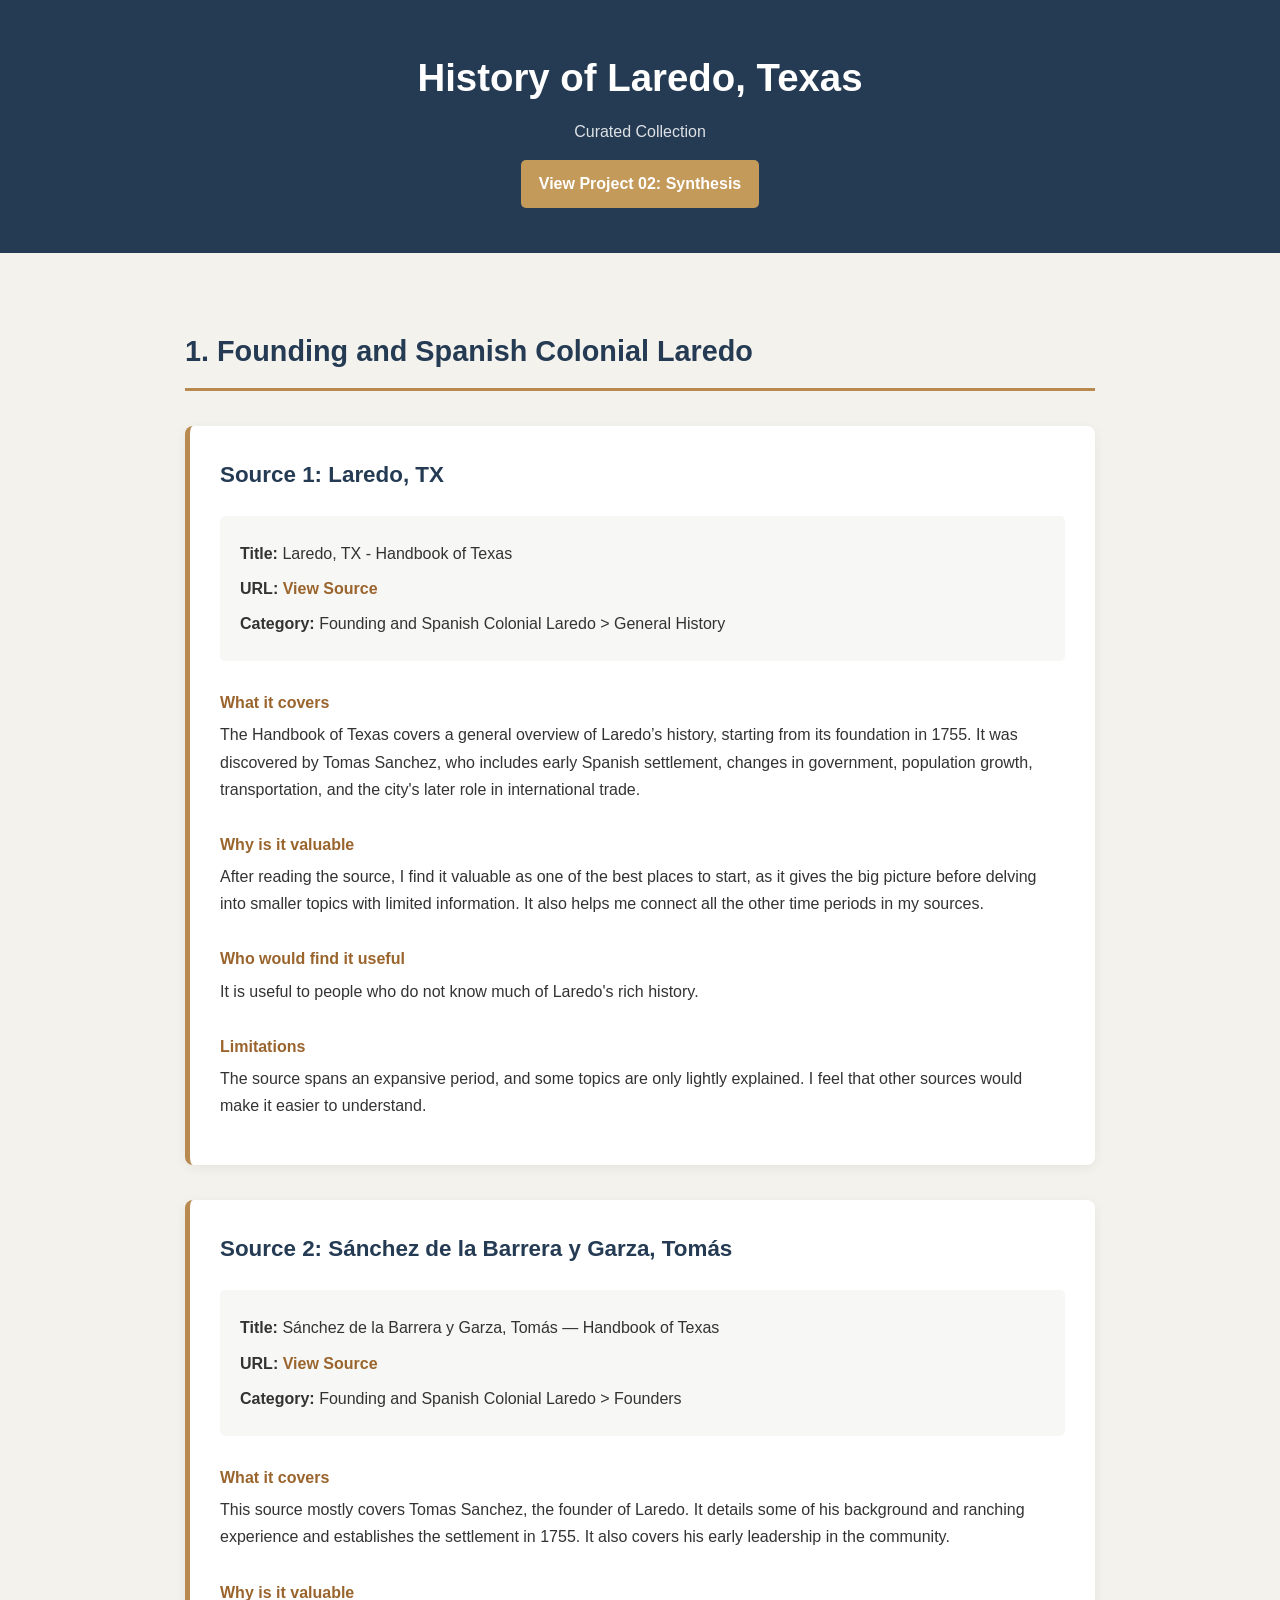
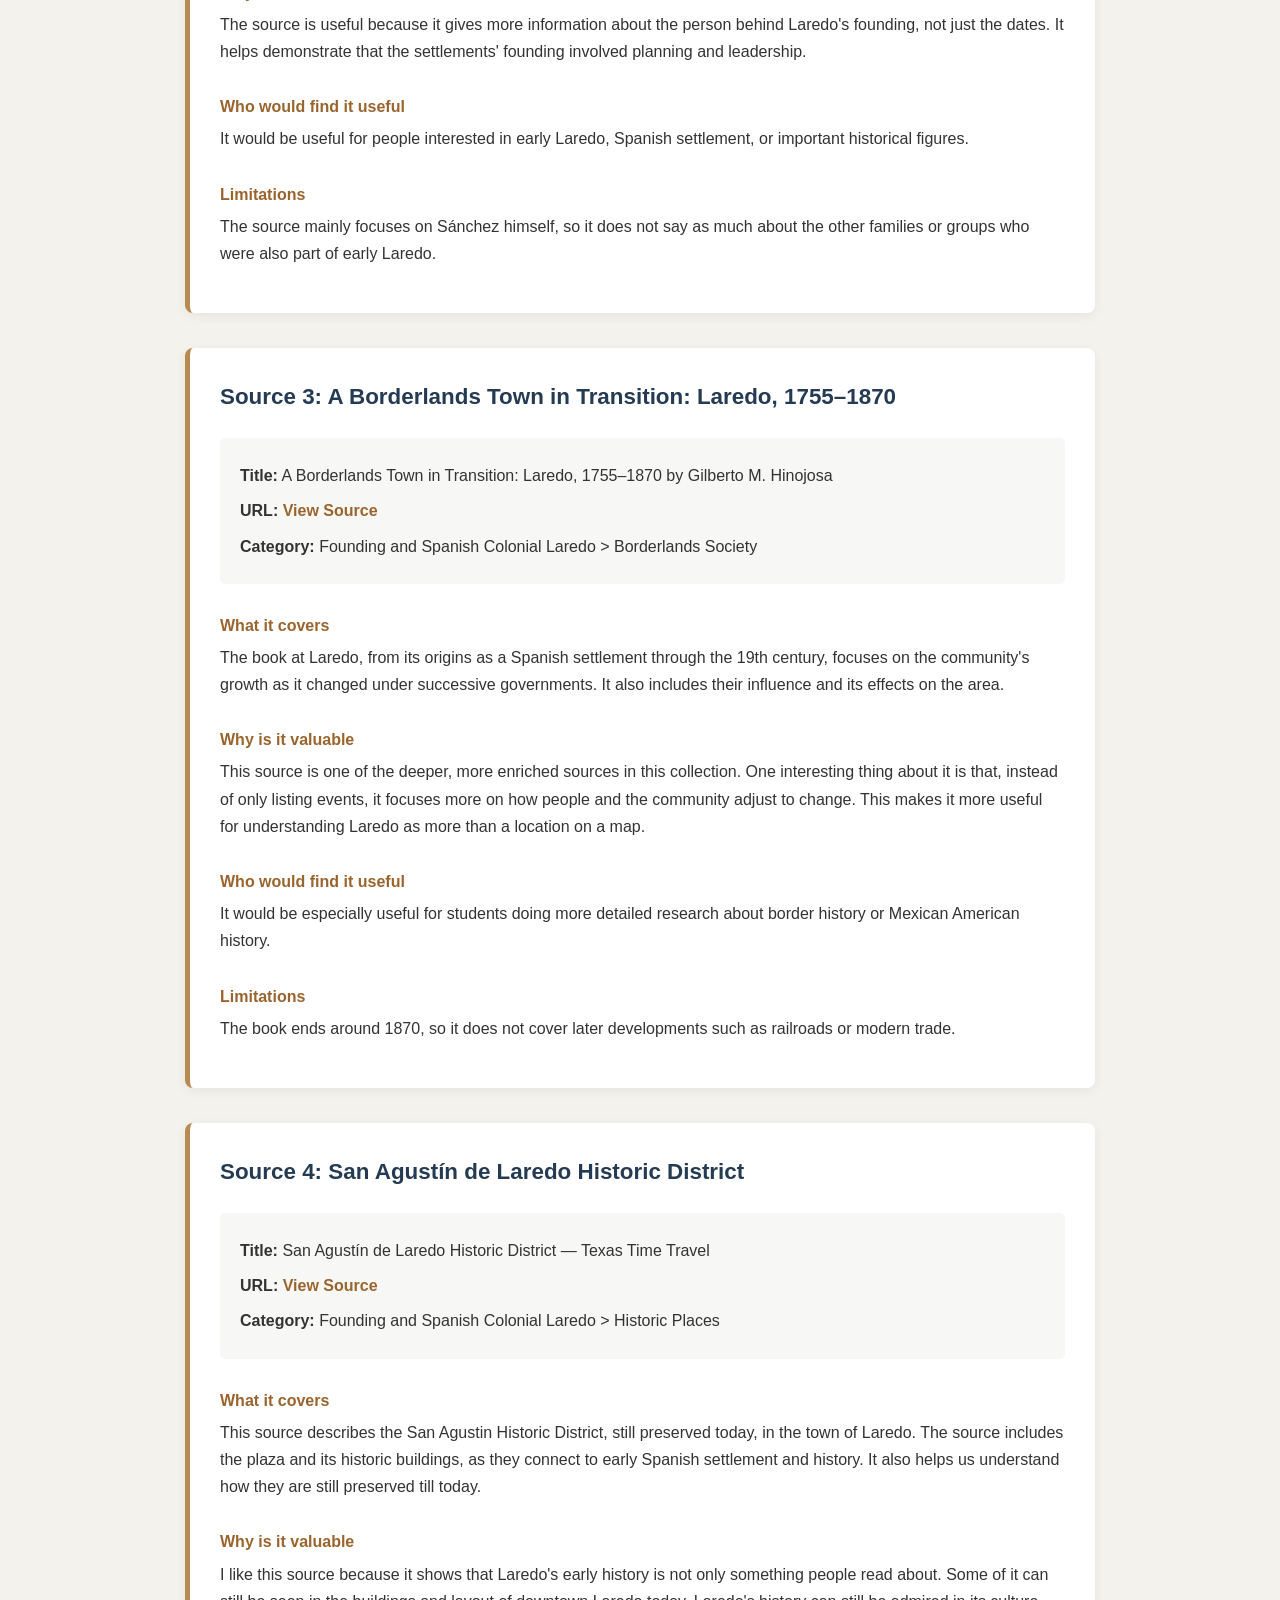
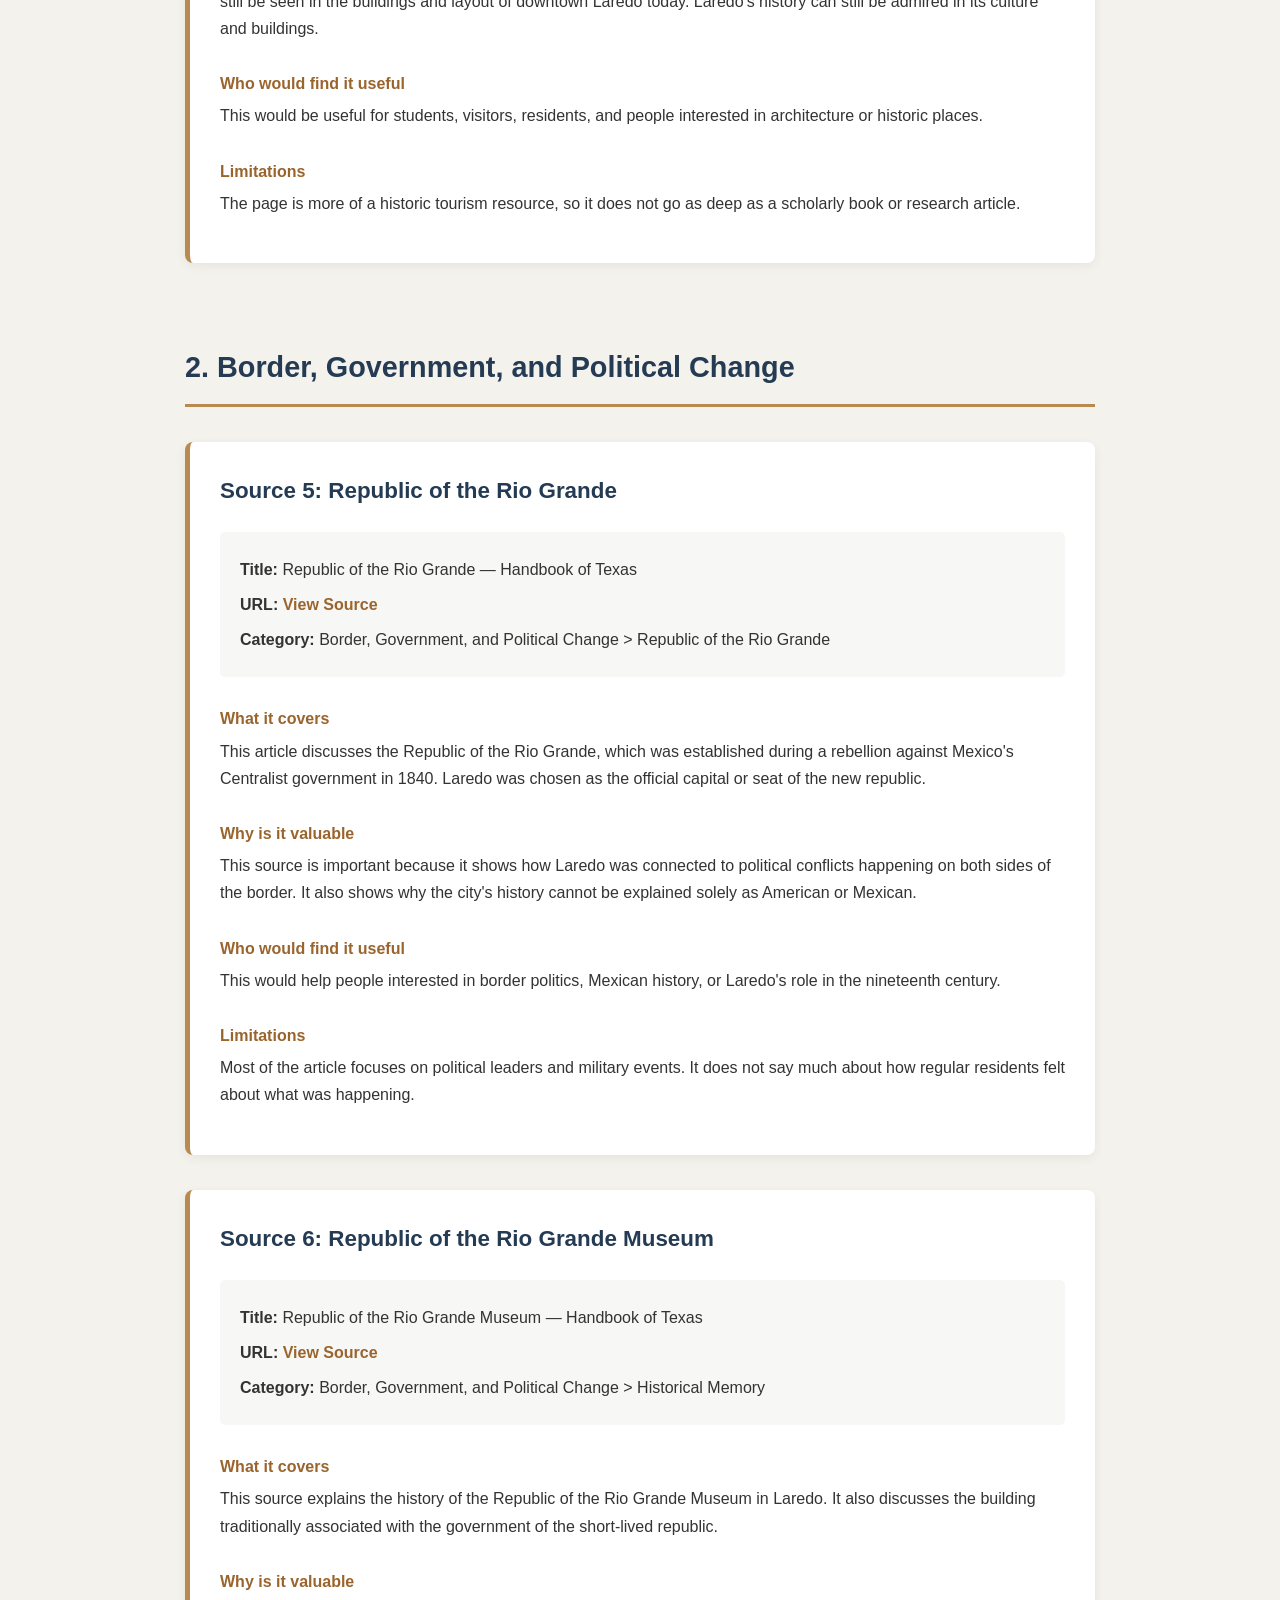
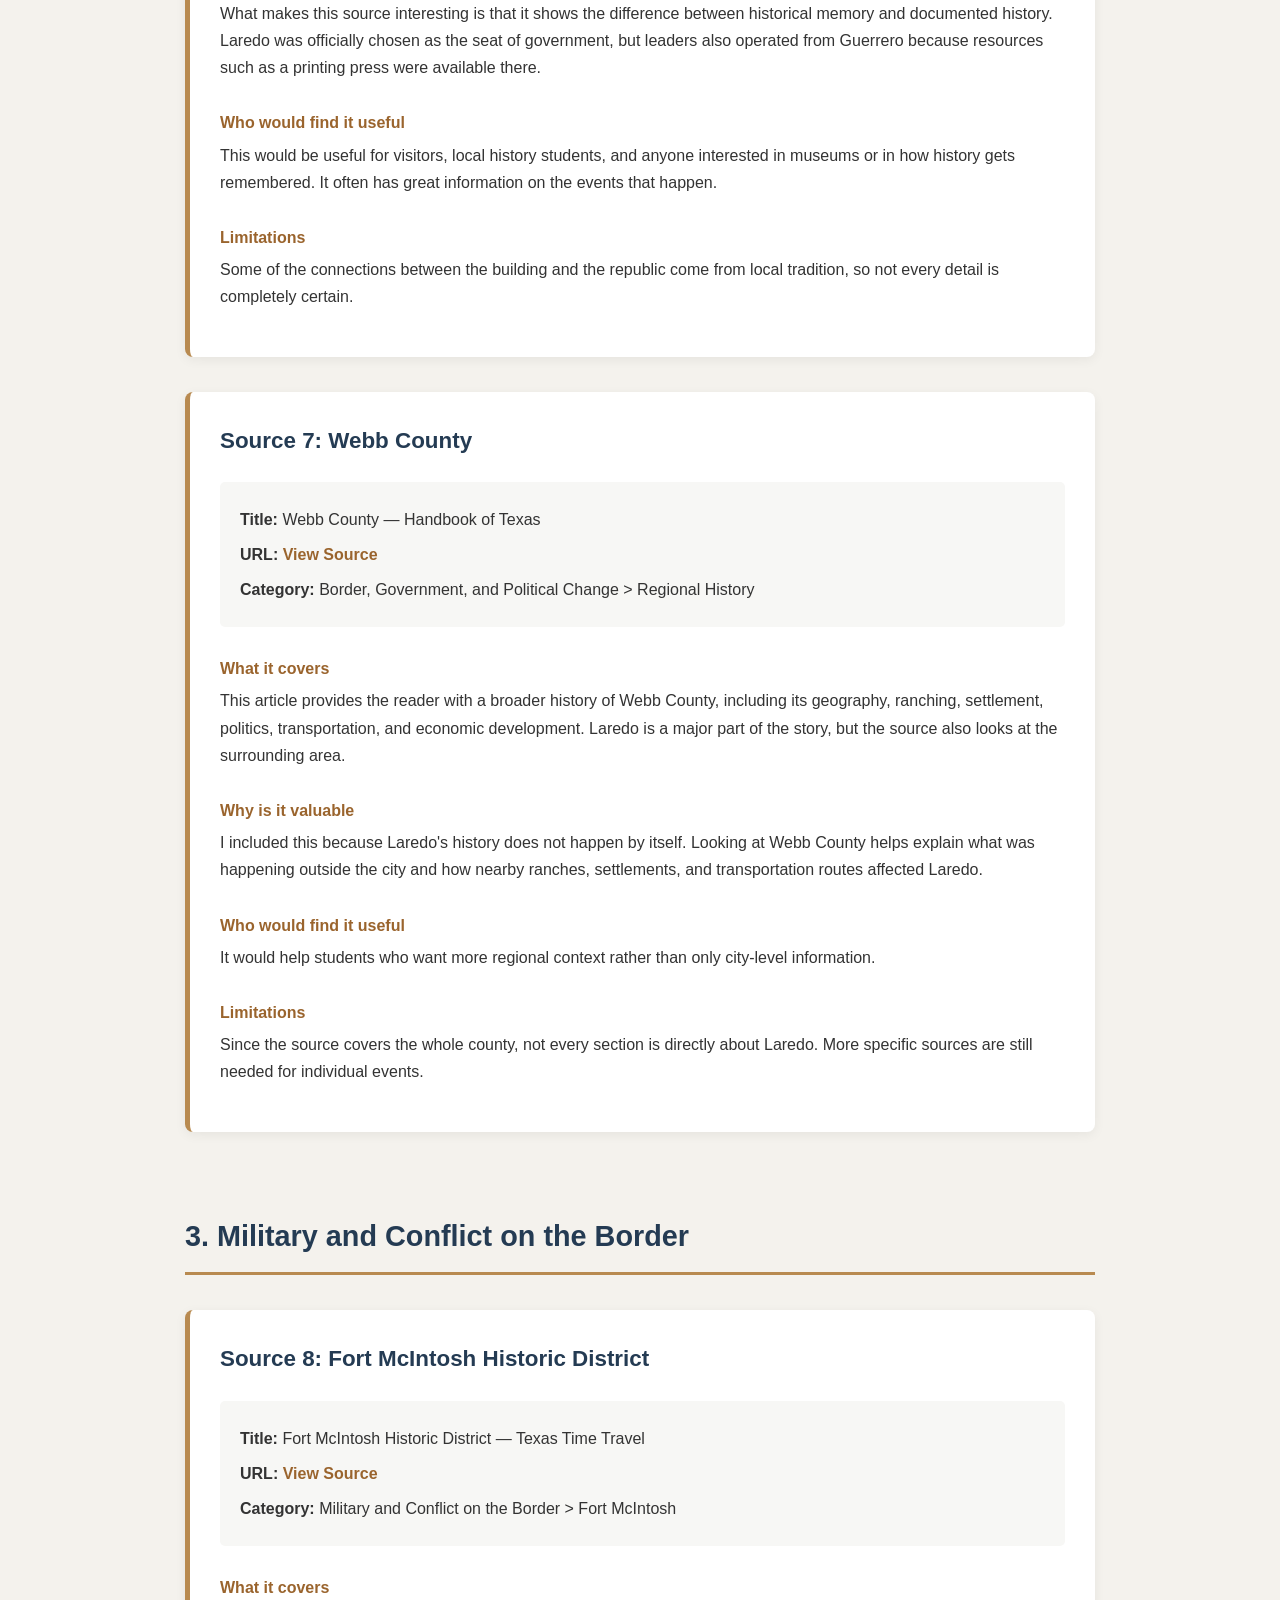
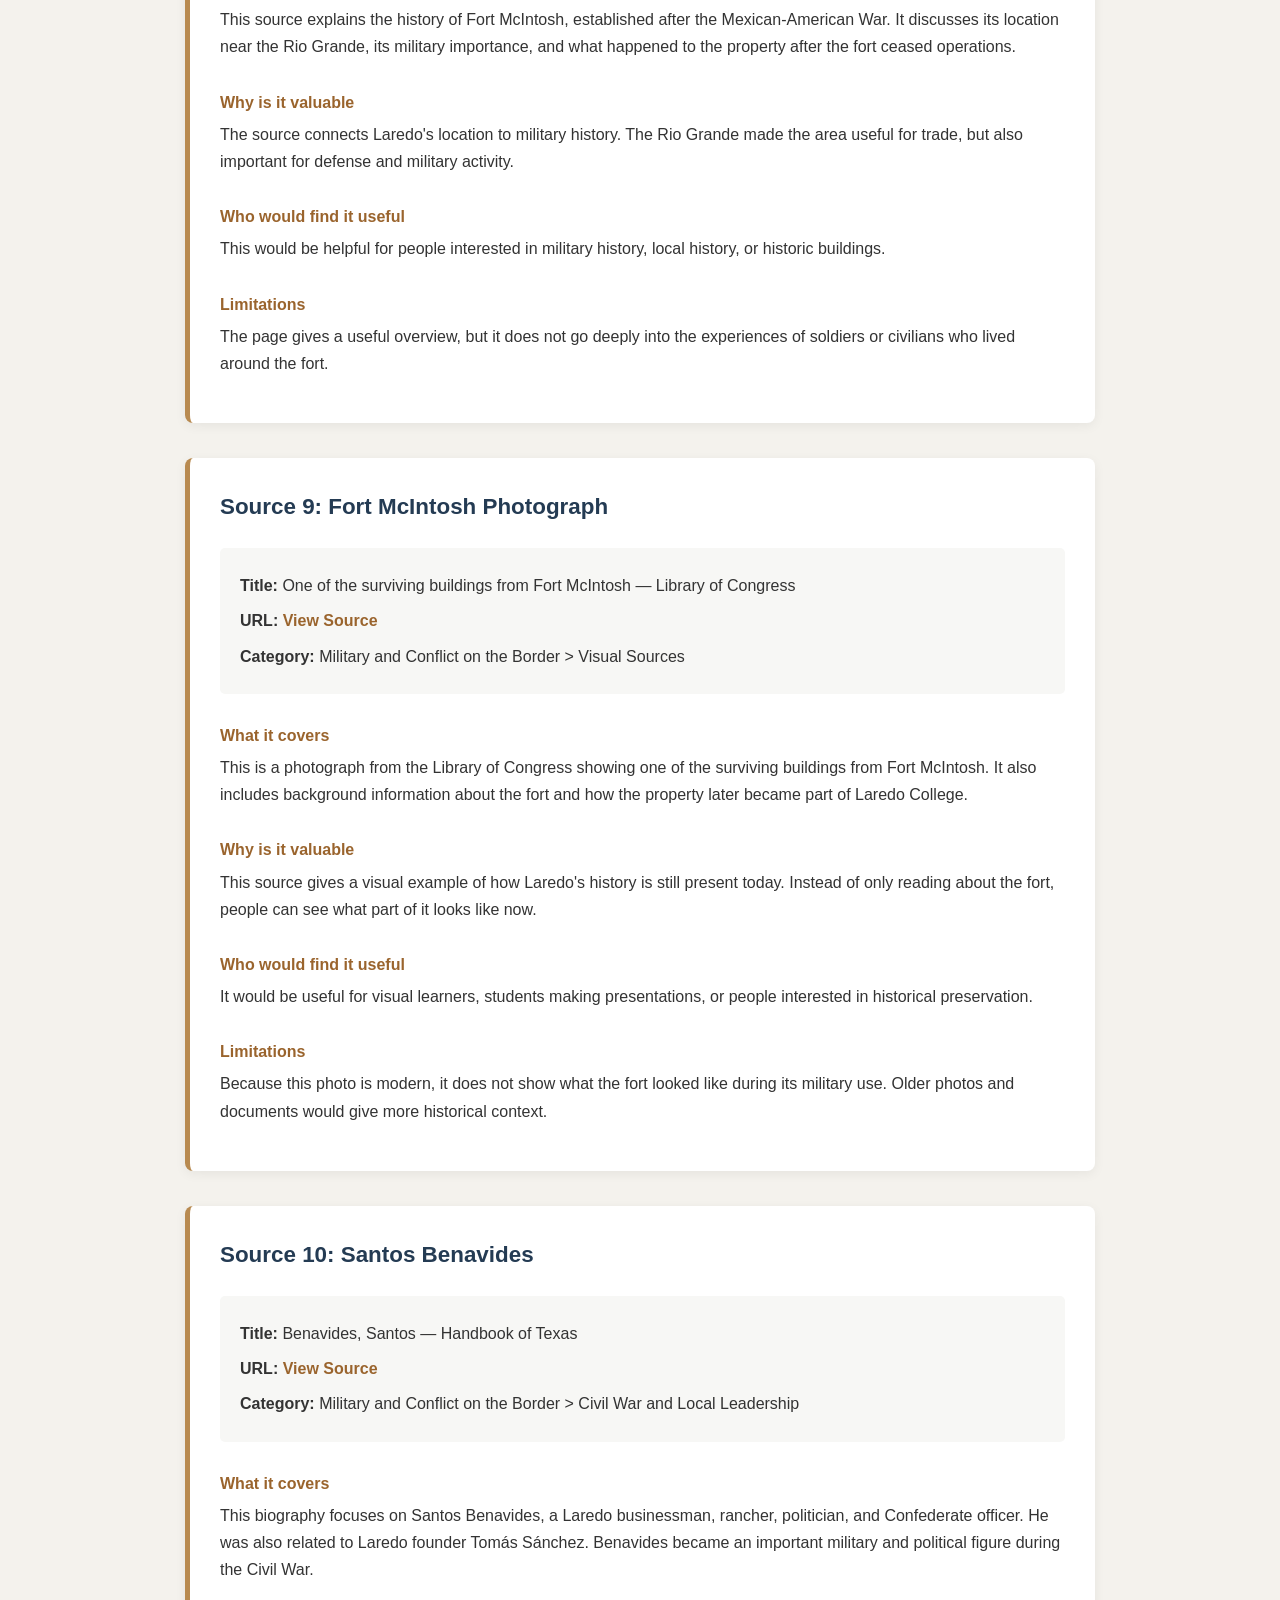
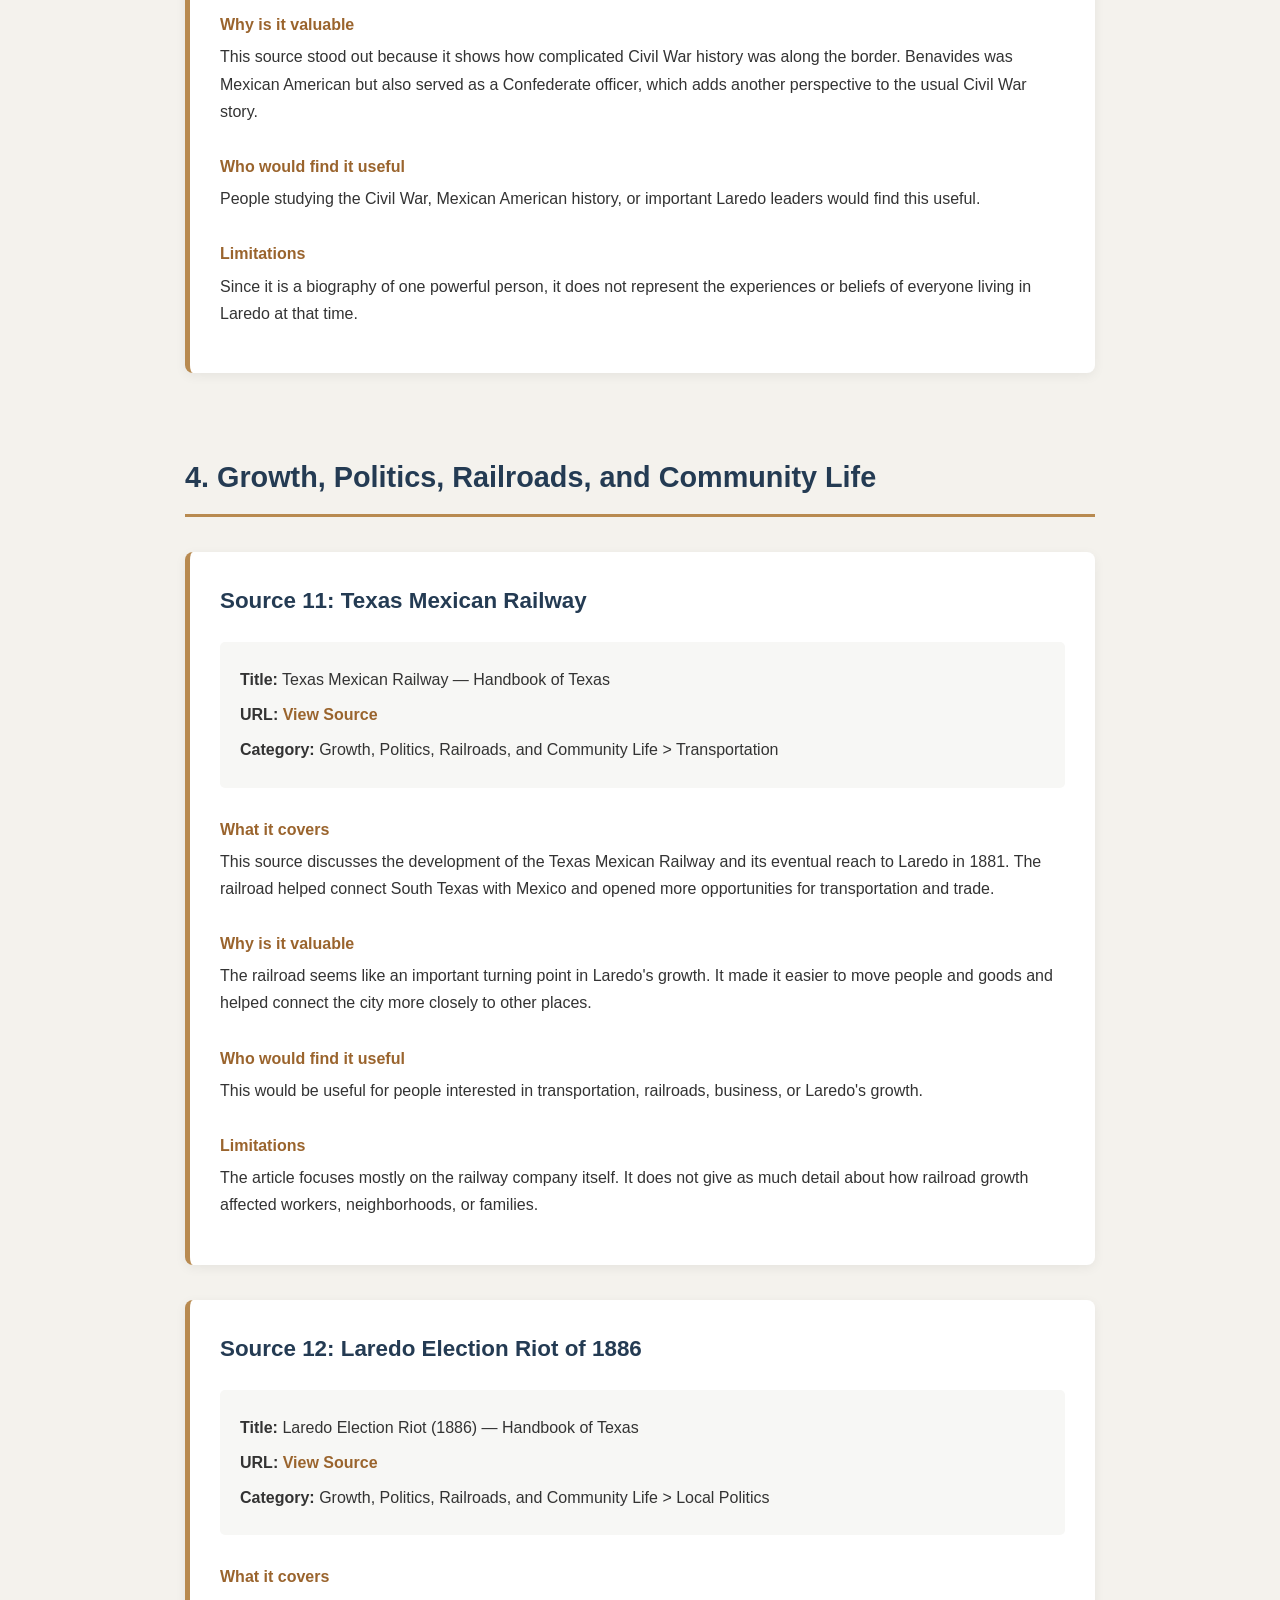
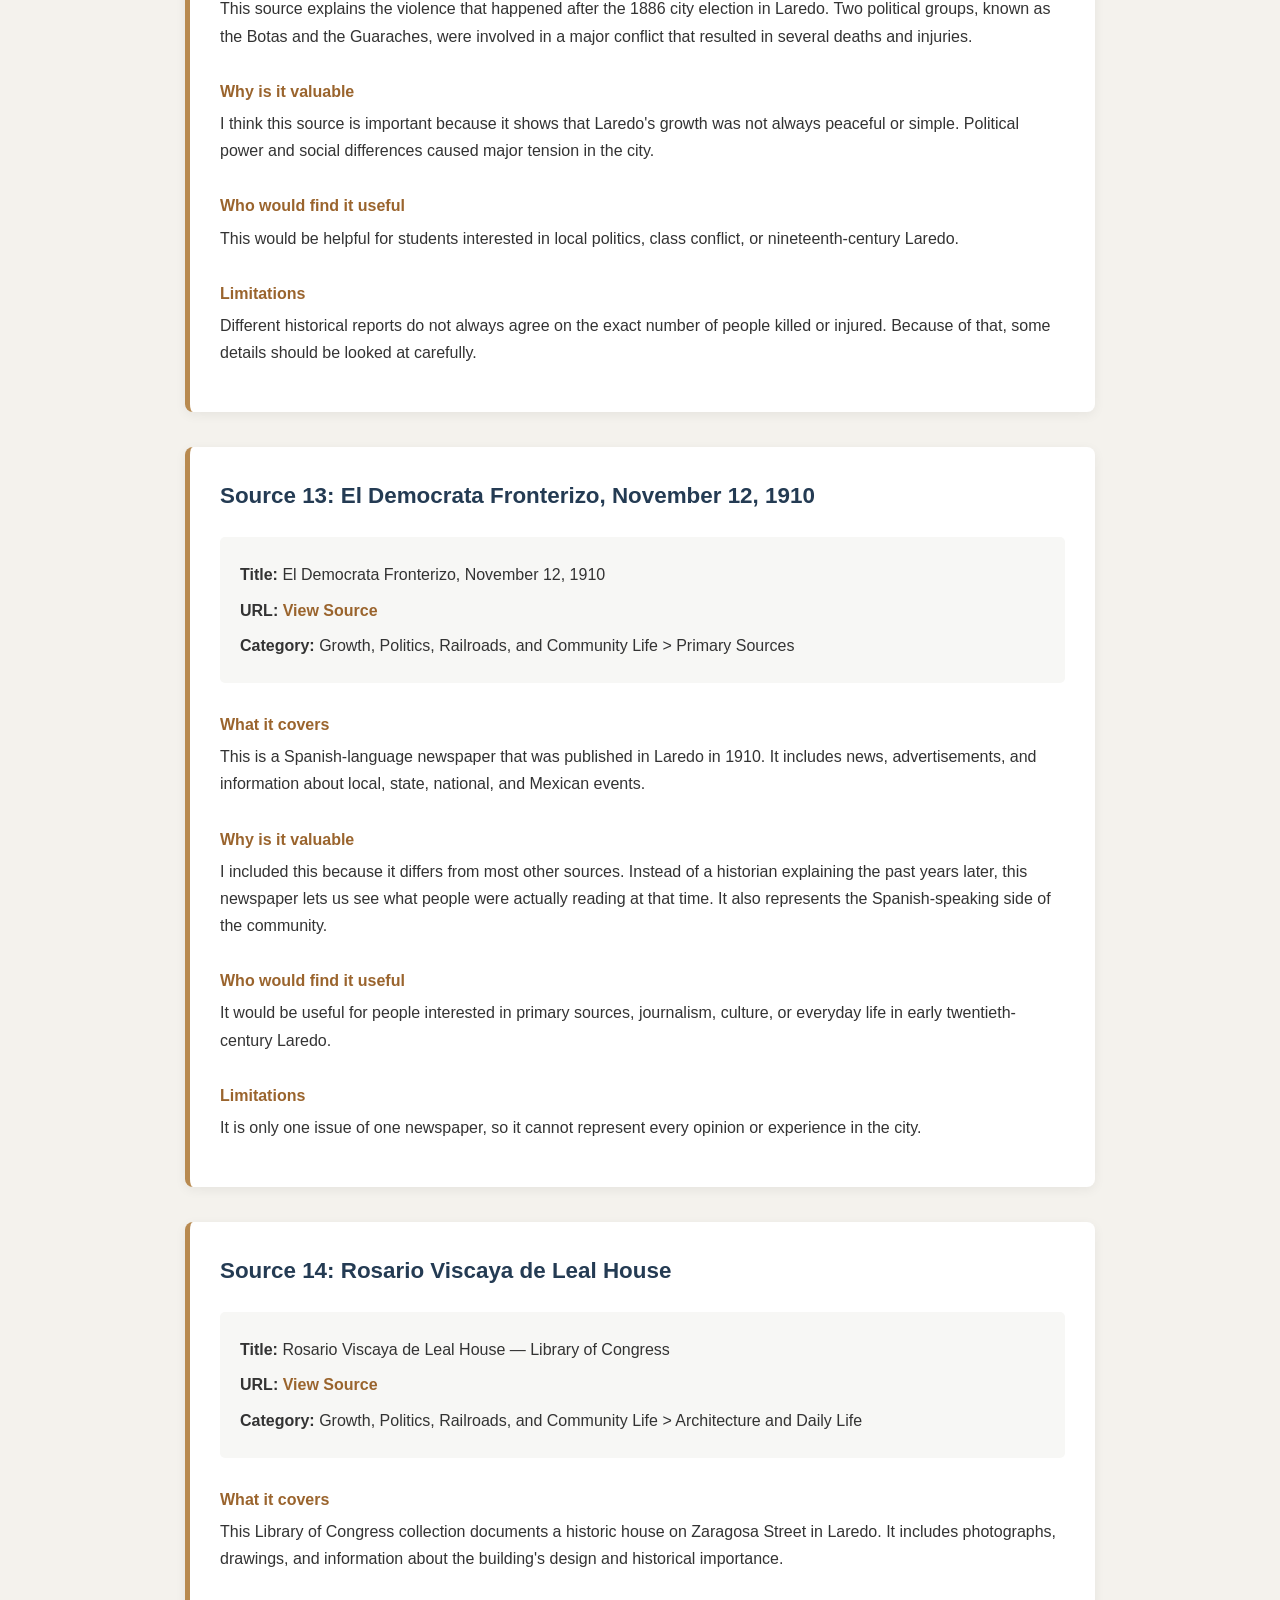
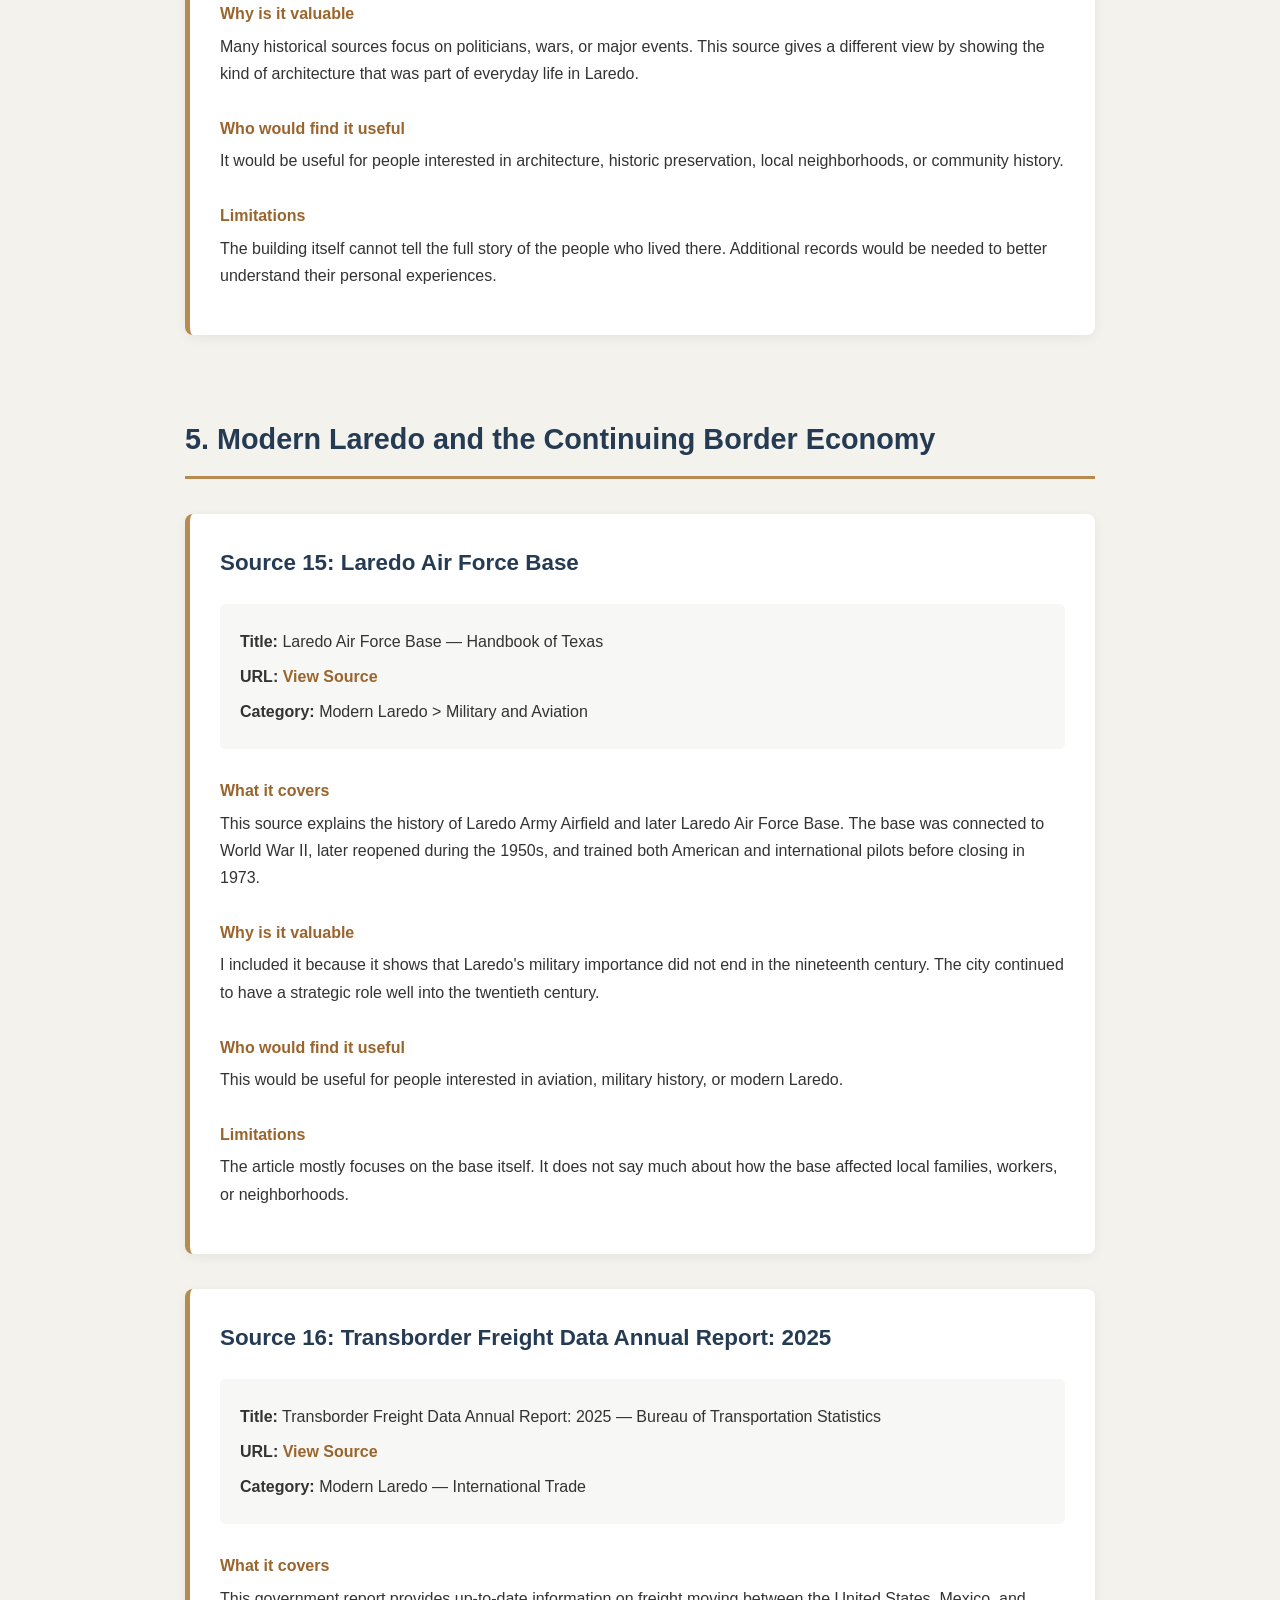
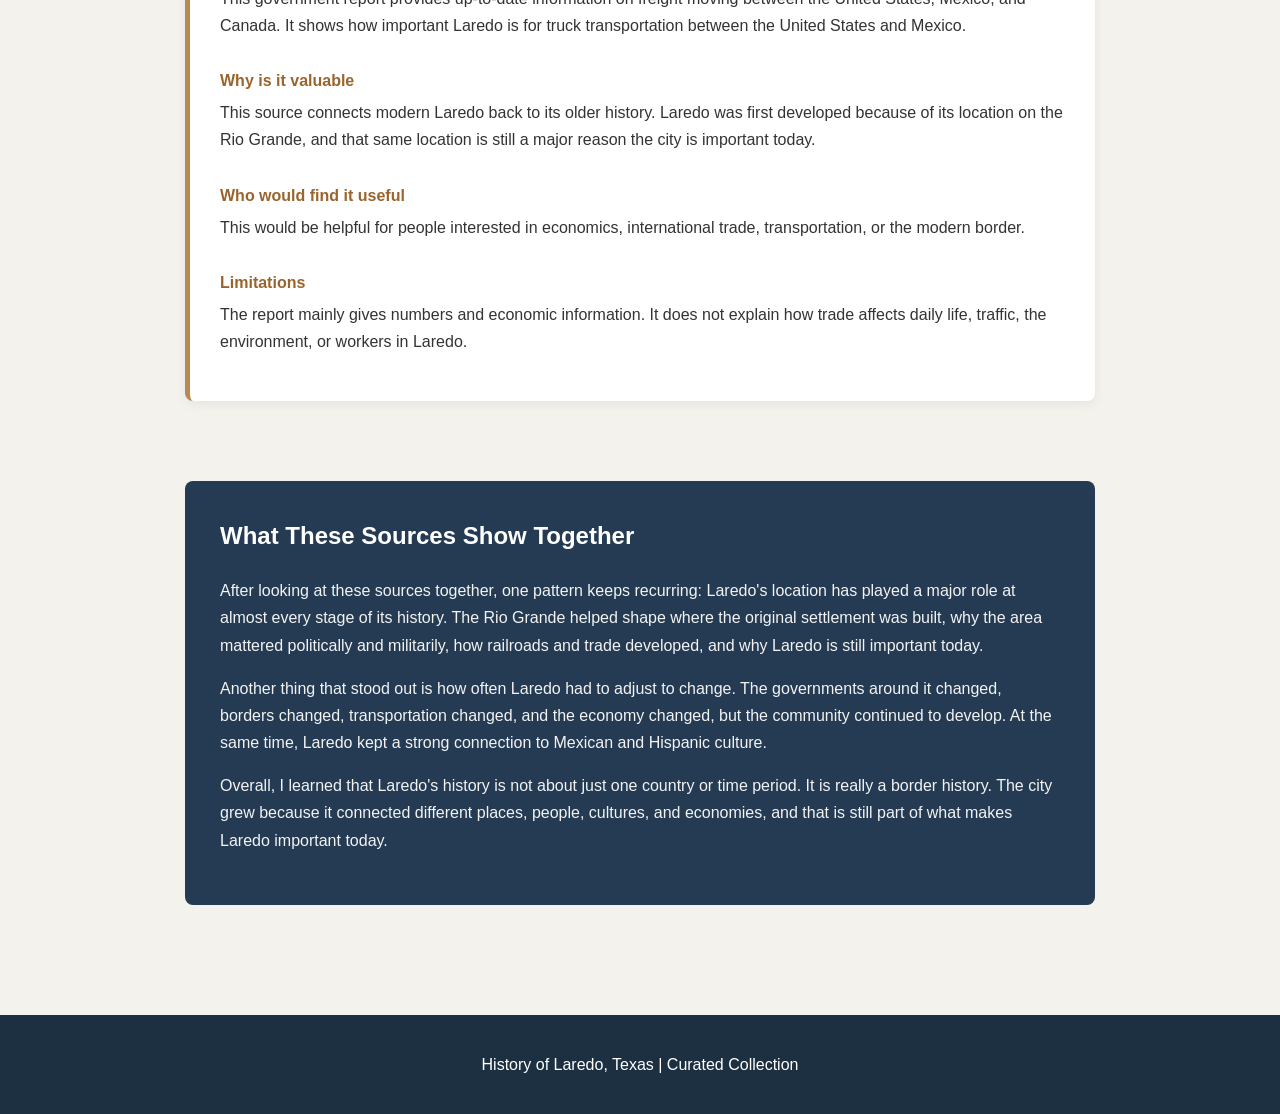
<file: index.html>
<!DOCTYPE html>
<html lang="en">
<head>
    <meta charset="UTF-8">
    <meta name="viewport" content="width=device-width, initial-scale=1.0">
    <title>History of Laredo, Texas</title>
    <link rel="stylesheet" href="style.css">
</head>

<body>

<header>
    <h1>History of Laredo, Texas</h1>
    <p>Curated Collection</p>

       <a href="synthesis.html" class="project-button">
        View Project 02: Synthesis
    </a>
</header>

<main>

    <!-- SECTION 1 -->
    <section class="collection-section">

        <h2>1. Founding and Spanish Colonial Laredo</h2>

        <article class="source-card">

            <h3>Source 1: Laredo, TX</h3>

            <div class="source-details">
                <p><strong>Title:</strong> Laredo, TX - Handbook of Texas</p>

                <p>
                    <strong>URL:</strong>
                    <a href="https://www.tshaonline.org/handbook/entries/laredo-tx"
                       target="_blank">
                        View Source
                    </a>
                </p>

                <p>
                    <strong>Category:</strong>
                    Founding and Spanish Colonial Laredo &gt; General History
                </p>
            </div>

            <div class="annotation">

                <h4>What it covers</h4>

                <p>
                    The Handbook of Texas covers a general overview of
                    Laredo’s history, starting from its foundation in 1755.
                    It was discovered by Tomas Sanchez, who includes early
                    Spanish settlement, changes in government, population
                    growth, transportation, and the city's later role in
                    international trade.
                </p>

                <h4>Why is it valuable</h4>

                <p>
                    After reading the source, I find it valuable as one of
                    the best places to start, as it gives the big picture
                    before delving into smaller topics with limited
                    information. It also helps me connect all the other time
                    periods in my sources.
                </p>

                <h4>Who would find it useful</h4>

                <p>
                    It is useful to people who do not know much of Laredo's
                    rich history.
                </p>

                <h4>Limitations</h4>

                <p>
                    The source spans an expansive period, and some topics are
                    only lightly explained. I feel that other sources would
                    make it easier to understand.
                </p>

            </div>

        </article>


        <article class="source-card">

            <h3>Source 2: Sánchez de la Barrera y Garza, Tomás</h3>

            <div class="source-details">
                <p>
                    <strong>Title:</strong>
                    Sánchez de la Barrera y Garza, Tomás — Handbook of Texas
                </p>

                <p>
                    <strong>URL:</strong>
                    <a href="https://www.tshaonline.org/handbook/entries/sanchez-de-la-barrera-y-garza-tomas"
                       target="_blank">
                        View Source
                    </a>
                </p>

                <p>
                    <strong>Category:</strong>
                    Founding and Spanish Colonial Laredo &gt; Founders
                </p>
            </div>

            <div class="annotation">

                <h4>What it covers</h4>

                <p>
                    This source mostly covers Tomas Sanchez, the founder of
                    Laredo. It details some of his background and ranching
                    experience and establishes the settlement in 1755. It also
                    covers his early leadership in the community.
                </p>

                <h4>Why is it valuable</h4>

                <p>
                    The source is useful because it gives more information
                    about the person behind Laredo's founding, not just the
                    dates. It helps demonstrate that the settlements' founding
                    involved planning and leadership.
                </p>

                <h4>Who would find it useful</h4>

                <p>
                    It would be useful for people interested in early Laredo,
                    Spanish settlement, or important historical figures.
                </p>

                <h4>Limitations</h4>

                <p>
                    The source mainly focuses on Sánchez himself, so it does
                    not say as much about the other families or groups who
                    were also part of early Laredo.
                </p>

            </div>

        </article>


        <article class="source-card">

            <h3>
                Source 3: A Borderlands Town in Transition:
                Laredo, 1755–1870
            </h3>

            <div class="source-details">

                <p>
                    <strong>Title:</strong>
                    A Borderlands Town in Transition: Laredo, 1755–1870
                    by Gilberto M. Hinojosa
                </p>

                <p>
                    <strong>URL:</strong>
                    <a href="https://www.tamupress.com/book/9780890969779/borderlands-town-in-transition/"
                       target="_blank">
                        View Source
                    </a>
                </p>

                <p>
                    <strong>Category:</strong>
                    Founding and Spanish Colonial Laredo &gt; Borderlands Society
                </p>

            </div>

            <div class="annotation">

                <h4>What it covers</h4>

                <p>
                    The book at Laredo, from its origins as a Spanish
                    settlement through the 19th century, focuses on the
                    community's growth as it changed under successive
                    governments. It also includes their influence and its
                    effects on the area.
                </p>

                <h4>Why is it valuable</h4>

                <p>
                    This source is one of the deeper, more enriched sources in
                    this collection. One interesting thing about it is that,
                    instead of only listing events, it focuses more on how
                    people and the community adjust to change. This makes it
                    more useful for understanding Laredo as more than a
                    location on a map.
                </p>

                <h4>Who would find it useful</h4>

                <p>
                    It would be especially useful for students doing more
                    detailed research about border history or Mexican American
                    history.
                </p>

                <h4>Limitations</h4>

                <p>
                    The book ends around 1870, so it does not cover later
                    developments such as railroads or modern trade.
                </p>

            </div>

        </article>


        <article class="source-card">

            <h3>Source 4: San Agustín de Laredo Historic District</h3>

            <div class="source-details">

                <p>
                    <strong>Title:</strong>
                    San Agustín de Laredo Historic District — Texas Time Travel
                </p>

                <p>
                    <strong>URL:</strong>
                    <a href="https://texastimetravel.com/directory/san-agust%C3%ADn-de-laredo-historic-district/"
                       target="_blank">
                        View Source
                    </a>
                </p>

                <p>
                    <strong>Category:</strong>
                    Founding and Spanish Colonial Laredo &gt; Historic Places
                </p>

            </div>

            <div class="annotation">

                <h4>What it covers</h4>

                <p>
                    This source describes the San Agustin Historic District,
                    still preserved today, in the town of Laredo. The source
                    includes the plaza and its historic buildings, as they
                    connect to early Spanish settlement and history. It also
                    helps us understand how they are still preserved till
                    today.
                </p>

                <h4>Why is it valuable</h4>

                <p>
                    I like this source because it shows that Laredo's early
                    history is not only something people read about. Some of it
                    can still be seen in the buildings and layout of downtown
                    Laredo today. Laredo's history can still be admired in its
                    culture and buildings.
                </p>

                <h4>Who would find it useful</h4>

                <p>
                    This would be useful for students, visitors, residents,
                    and people interested in architecture or historic places.
                </p>

                <h4>Limitations</h4>

                <p>
                    The page is more of a historic tourism resource, so it
                    does not go as deep as a scholarly book or research
                    article.
                </p>

            </div>

        </article>

    </section>


    <!-- SECTION 2 -->
    <section class="collection-section">

        <h2>2. Border, Government, and Political Change</h2>

        <article class="source-card">

            <h3>Source 5: Republic of the Rio Grande</h3>

            <div class="source-details">

                <p>
                    <strong>Title:</strong>
                    Republic of the Rio Grande — Handbook of Texas
                </p>

                <p>
                    <strong>URL:</strong>
                    <a href="https://www.tshaonline.org/handbook/entries/republic-of-the-rio-grande"
                       target="_blank">
                        View Source
                    </a>
                </p>

                <p>
                    <strong>Category:</strong>
                    Border, Government, and Political Change &gt;
                    Republic of the Rio Grande
                </p>

            </div>

            <div class="annotation">

                <h4>What it covers</h4>

                <p>
                    This article discusses the Republic of the Rio Grande,
                    which was established during a rebellion against Mexico's
                    Centralist government in 1840. Laredo was chosen as the
                    official capital or seat of the new republic.
                </p>

                <h4>Why is it valuable</h4>

                <p>
                    This source is important because it shows how Laredo was
                    connected to political conflicts happening on both sides
                    of the border. It also shows why the city's history cannot
                    be explained solely as American or Mexican.
                </p>

                <h4>Who would find it useful</h4>

                <p>
                    This would help people interested in border politics,
                    Mexican history, or Laredo's role in the nineteenth
                    century.
                </p>

                <h4>Limitations</h4>

                <p>
                    Most of the article focuses on political leaders and
                    military events. It does not say much about how regular
                    residents felt about what was happening.
                </p>

            </div>

        </article>


        <article class="source-card">

            <h3>Source 6: Republic of the Rio Grande Museum</h3>

            <div class="source-details">

                <p>
                    <strong>Title:</strong>
                    Republic of the Rio Grande Museum — Handbook of Texas
                </p>

                <p>
                    <strong>URL:</strong>
                    <a href="https://www.tshaonline.org/handbook/entries/republic-of-the-rio-grande-museum"
                       target="_blank">
                        View Source
                    </a>
                </p>

                <p>
                    <strong>Category:</strong>
                    Border, Government, and Political Change &gt;
                    Historical Memory
                </p>

            </div>

            <div class="annotation">

                <h4>What it covers</h4>

                <p>
                    This source explains the history of the Republic of the Rio
                    Grande Museum in Laredo. It also discusses the building
                    traditionally associated with the government of the
                    short-lived republic.
                </p>

                <h4>Why is it valuable</h4>

                <p>
                    What makes this source interesting is that it shows the
                    difference between historical memory and documented
                    history. Laredo was officially chosen as the seat of
                    government, but leaders also operated from Guerrero
                    because resources such as a printing press were available
                    there.
                </p>

                <h4>Who would find it useful</h4>

                <p>
                    This would be useful for visitors, local history students,
                    and anyone interested in museums or in how history gets
                    remembered. It often has great information on the events
                    that happen.
                </p>

                <h4>Limitations</h4>

                <p>
                    Some of the connections between the building and the
                    republic come from local tradition, so not every detail
                    is completely certain.
                </p>

            </div>

        </article>


        <article class="source-card">

            <h3>Source 7: Webb County</h3>

            <div class="source-details">

                <p>
                    <strong>Title:</strong>
                    Webb County — Handbook of Texas
                </p>

                <p>
                    <strong>URL:</strong>
                    <a href="https://www.tshaonline.org/handbook/entries/webb-county"
                       target="_blank">
                        View Source
                    </a>
                </p>

                <p>
                    <strong>Category:</strong>
                    Border, Government, and Political Change &gt;
                    Regional History
                </p>

            </div>

            <div class="annotation">

                <h4>What it covers</h4>

                <p>
                    This article provides the reader with a broader history of
                    Webb County, including its geography, ranching, settlement,
                    politics, transportation, and economic development. Laredo
                    is a major part of the story, but the source also looks at
                    the surrounding area.
                </p>

                <h4>Why is it valuable</h4>

                <p>
                    I included this because Laredo's history does not happen by
                    itself. Looking at Webb County helps explain what was
                    happening outside the city and how nearby ranches,
                    settlements, and transportation routes affected Laredo.
                </p>

                <h4>Who would find it useful</h4>

                <p>
                    It would help students who want more regional context
                    rather than only city-level information.
                </p>

                <h4>Limitations</h4>

                <p>
                    Since the source covers the whole county, not every section
                    is directly about Laredo. More specific sources are still
                    needed for individual events.
                </p>

            </div>

        </article>

    </section>


    <!-- SECTION 3 -->
    <section class="collection-section">

        <h2>3. Military and Conflict on the Border</h2>

        <article class="source-card">

            <h3>Source 8: Fort McIntosh Historic District</h3>

            <div class="source-details">

                <p>
                    <strong>Title:</strong>
                    Fort McIntosh Historic District — Texas Time Travel
                </p>

                <p>
                    <strong>URL:</strong>
                    <a href="https://texastimetravel.com/directory/fort-mcintosh-historic-district/"
                       target="_blank">
                        View Source
                    </a>
                </p>

                <p>
                    <strong>Category:</strong>
                    Military and Conflict on the Border &gt; Fort McIntosh
                </p>

            </div>

            <div class="annotation">

                <h4>What it covers</h4>

                <p>
                    This source explains the history of Fort McIntosh,
                    established after the Mexican-American War. It discusses
                    its location near the Rio Grande, its military importance,
                    and what happened to the property after the fort ceased
                    operations.
                </p>

                <h4>Why is it valuable</h4>

                <p>
                    The source connects Laredo's location to military history.
                    The Rio Grande made the area useful for trade, but also
                    important for defense and military activity.
                </p>

                <h4>Who would find it useful</h4>

                <p>
                    This would be helpful for people interested in military
                    history, local history, or historic buildings.
                </p>

                <h4>Limitations</h4>

                <p>
                    The page gives a useful overview, but it does not go deeply
                    into the experiences of soldiers or civilians who lived
                    around the fort.
                </p>

            </div>

        </article>


        <article class="source-card">

            <h3>Source 9: Fort McIntosh Photograph</h3>

            <div class="source-details">

                <p>
                    <strong>Title:</strong>
                    One of the surviving buildings from Fort McIntosh —
                    Library of Congress
                </p>

                <p>
                    <strong>URL:</strong>
                    <a href="https://www.loc.gov/item/2014630568/"
                       target="_blank">
                        View Source
                    </a>
                </p>

                <p>
                    <strong>Category:</strong>
                    Military and Conflict on the Border &gt; Visual Sources
                </p>

            </div>

            <div class="annotation">

                <h4>What it covers</h4>

                <p>
                    This is a photograph from the Library of Congress showing
                    one of the surviving buildings from Fort McIntosh. It also
                    includes background information about the fort and how the
                    property later became part of Laredo College.
                </p>

                <h4>Why is it valuable</h4>

                <p>
                    This source gives a visual example of how Laredo's history
                    is still present today. Instead of only reading about the
                    fort, people can see what part of it looks like now.
                </p>

                <h4>Who would find it useful</h4>

                <p>
                    It would be useful for visual learners, students making
                    presentations, or people interested in historical
                    preservation.
                </p>

                <h4>Limitations</h4>

                <p>
                    Because this photo is modern, it does not show what the
                    fort looked like during its military use. Older photos and
                    documents would give more historical context.
                </p>

            </div>

        </article>


        <article class="source-card">

            <h3>Source 10: Santos Benavides</h3>

            <div class="source-details">

                <p>
                    <strong>Title:</strong>
                    Benavides, Santos — Handbook of Texas
                </p>

                <p>
                    <strong>URL:</strong>
                    <a href="https://www.tshaonline.org/handbook/entries/benavides-santos"
                       target="_blank">
                        View Source
                    </a>
                </p>

                <p>
                    <strong>Category:</strong>
                    Military and Conflict on the Border &gt;
                    Civil War and Local Leadership
                </p>

            </div>

            <div class="annotation">

                <h4>What it covers</h4>

                <p>
                    This biography focuses on Santos Benavides, a Laredo
                    businessman, rancher, politician, and Confederate officer.
                    He was also related to Laredo founder Tomás Sánchez.
                    Benavides became an important military and political figure
                    during the Civil War.
                </p>

                <h4>Why is it valuable</h4>

                <p>
                    This source stood out because it shows how complicated
                    Civil War history was along the border. Benavides was
                    Mexican American but also served as a Confederate officer,
                    which adds another perspective to the usual Civil War
                    story.
                </p>

                <h4>Who would find it useful</h4>

                <p>
                    People studying the Civil War, Mexican American history,
                    or important Laredo leaders would find this useful.
                </p>

                <h4>Limitations</h4>

                <p>
                    Since it is a biography of one powerful person, it does not
                    represent the experiences or beliefs of everyone living in
                    Laredo at that time.
                </p>

            </div>

        </article>

    </section>


    <!-- SECTION 4 -->
    <section class="collection-section">

        <h2>4. Growth, Politics, Railroads, and Community Life</h2>

        <article class="source-card">

            <h3>Source 11: Texas Mexican Railway</h3>

            <div class="source-details">

                <p>
                    <strong>Title:</strong>
                    Texas Mexican Railway — Handbook of Texas
                </p>

                <p>
                    <strong>URL:</strong>
                    <a href="https://www.tshaonline.org/handbook/entries/texas-mexican-railway"
                       target="_blank">
                        View Source
                    </a>
                </p>

                <p>
                    <strong>Category:</strong>
                    Growth, Politics, Railroads, and Community Life &gt;
                    Transportation
                </p>

            </div>

            <div class="annotation">

                <h4>What it covers</h4>

                <p>
                    This source discusses the development of the Texas Mexican
                    Railway and its eventual reach to Laredo in 1881. The
                    railroad helped connect South Texas with Mexico and opened
                    more opportunities for transportation and trade.
                </p>

                <h4>Why is it valuable</h4>

                <p>
                    The railroad seems like an important turning point in
                    Laredo's growth. It made it easier to move people and goods
                    and helped connect the city more closely to other places.
                </p>

                <h4>Who would find it useful</h4>

                <p>
                    This would be useful for people interested in
                    transportation, railroads, business, or Laredo's growth.
                </p>

                <h4>Limitations</h4>

                <p>
                    The article focuses mostly on the railway company itself.
                    It does not give as much detail about how railroad growth
                    affected workers, neighborhoods, or families.
                </p>

            </div>

        </article>


        <article class="source-card">

            <h3>Source 12: Laredo Election Riot of 1886</h3>

            <div class="source-details">

                <p>
                    <strong>Title:</strong>
                    Laredo Election Riot (1886) — Handbook of Texas
                </p>

                <p>
                    <strong>URL:</strong>
                    <a href="https://www.tshaonline.org/handbook/entries/laredo-election-riot-1886"
                       target="_blank">
                        View Source
                    </a>
                </p>

                <p>
                    <strong>Category:</strong>
                    Growth, Politics, Railroads, and Community Life &gt;
                    Local Politics
                </p>

            </div>

            <div class="annotation">

                <h4>What it covers</h4>

                <p>
                    This source explains the violence that happened after the
                    1886 city election in Laredo. Two political groups, known
                    as the Botas and the Guaraches, were involved in a major
                    conflict that resulted in several deaths and injuries.
                </p>

                <h4>Why is it valuable</h4>

                <p>
                    I think this source is important because it shows that
                    Laredo's growth was not always peaceful or simple.
                    Political power and social differences caused major tension
                    in the city.
                </p>

                <h4>Who would find it useful</h4>

                <p>
                    This would be helpful for students interested in local
                    politics, class conflict, or nineteenth-century Laredo.
                </p>

                <h4>Limitations</h4>

                <p>
                    Different historical reports do not always agree on the
                    exact number of people killed or injured. Because of that,
                    some details should be looked at carefully.
                </p>

            </div>

        </article>


        <article class="source-card">

            <h3>
                Source 13: El Democrata Fronterizo,
                November 12, 1910
            </h3>

            <div class="source-details">

                <p>
                    <strong>Title:</strong>
                    El Democrata Fronterizo, November 12, 1910
                </p>

                <p>
                    <strong>URL:</strong>
                    <a href="https://texashistory.unt.edu/ark:/67531/metapth296607/"
                       target="_blank">
                        View Source
                    </a>
                </p>

                <p>
                    <strong>Category:</strong>
                    Growth, Politics, Railroads, and Community Life &gt;
                    Primary Sources
                </p>

            </div>

            <div class="annotation">

                <h4>What it covers</h4>

                <p>
                    This is a Spanish-language newspaper that was published in
                    Laredo in 1910. It includes news, advertisements, and
                    information about local, state, national, and Mexican
                    events.
                </p>

                <h4>Why is it valuable</h4>

                <p>
                    I included this because it differs from most other sources.
                    Instead of a historian explaining the past years later,
                    this newspaper lets us see what people were actually
                    reading at that time. It also represents the
                    Spanish-speaking side of the community.
                </p>

                <h4>Who would find it useful</h4>

                <p>
                    It would be useful for people interested in primary
                    sources, journalism, culture, or everyday life in early
                    twentieth-century Laredo.
                </p>

                <h4>Limitations</h4>

                <p>
                    It is only one issue of one newspaper, so it cannot
                    represent every opinion or experience in the city.
                </p>

            </div>

        </article>


        <article class="source-card">

            <h3>Source 14: Rosario Viscaya de Leal House</h3>

            <div class="source-details">

                <p>
                    <strong>Title:</strong>
                    Rosario Viscaya de Leal House — Library of Congress
                </p>

                <p>
                    <strong>URL:</strong>
                    <a href="https://www.loc.gov/item/tx0351/"
                       target="_blank">
                        View Source
                    </a>
                </p>

                <p>
                    <strong>Category:</strong>
                    Growth, Politics, Railroads, and Community Life &gt;
                    Architecture and Daily Life
                </p>

            </div>

            <div class="annotation">

                <h4>What it covers</h4>

                <p>
                    This Library of Congress collection documents a historic
                    house on Zaragosa Street in Laredo. It includes
                    photographs, drawings, and information about the building's
                    design and historical importance.
                </p>

                <h4>Why is it valuable</h4>

                <p>
                    Many historical sources focus on politicians, wars, or
                    major events. This source gives a different view by showing
                    the kind of architecture that was part of everyday life in
                    Laredo.
                </p>

                <h4>Who would find it useful</h4>

                <p>
                    It would be useful for people interested in architecture,
                    historic preservation, local neighborhoods, or community
                    history.
                </p>

                <h4>Limitations</h4>

                <p>
                    The building itself cannot tell the full story of the
                    people who lived there. Additional records would be needed
                    to better understand their personal experiences.
                </p>

            </div>

        </article>

    </section>


    <!-- SECTION 5 -->
    <section class="collection-section">

        <h2>5. Modern Laredo and the Continuing Border Economy</h2>

        <article class="source-card">

            <h3>Source 15: Laredo Air Force Base</h3>

            <div class="source-details">

                <p>
                    <strong>Title:</strong>
                    Laredo Air Force Base — Handbook of Texas
                </p>

                <p>
                    <strong>URL:</strong>
                    <a href="https://www.tshaonline.org/handbook/entries/laredo-air-force-base"
                       target="_blank">
                        View Source
                    </a>
                </p>

                <p>
                    <strong>Category:</strong>
                    Modern Laredo &gt; Military and Aviation
                </p>

            </div>

            <div class="annotation">

                <h4>What it covers</h4>

                <p>
                    This source explains the history of Laredo Army Airfield
                    and later Laredo Air Force Base. The base was connected to
                    World War II, later reopened during the 1950s, and trained
                    both American and international pilots before closing in
                    1973.
                </p>

                <h4>Why is it valuable</h4>

                <p>
                    I included it because it shows that Laredo's military
                    importance did not end in the nineteenth century. The city
                    continued to have a strategic role well into the twentieth
                    century.
                </p>

                <h4>Who would find it useful</h4>

                <p>
                    This would be useful for people interested in aviation,
                    military history, or modern Laredo.
                </p>

                <h4>Limitations</h4>

                <p>
                    The article mostly focuses on the base itself. It does not
                    say much about how the base affected local families,
                    workers, or neighborhoods.
                </p>

            </div>

        </article>


        <article class="source-card">

            <h3>Source 16: Transborder Freight Data Annual Report: 2025</h3>

            <div class="source-details">

                <p>
                    <strong>Title:</strong>
                    Transborder Freight Data Annual Report: 2025 —
                    Bureau of Transportation Statistics
                </p>

                <p>
                    <strong>URL:</strong>
                    <a href="https://www.bts.gov/newsroom/transborder-freight-data-annual-report-2025-0"
                       target="_blank">
                        View Source
                    </a>
                </p>

                <p>
                    <strong>Category:</strong>
                    Modern Laredo — International Trade
                </p>

            </div>

            <div class="annotation">

                <h4>What it covers</h4>

                <p>
                    This government report provides up-to-date information on
                    freight moving between the United States, Mexico, and
                    Canada. It shows how important Laredo is for truck
                    transportation between the United States and Mexico.
                </p>

                <h4>Why is it valuable</h4>

                <p>
                    This source connects modern Laredo back to its older
                    history. Laredo was first developed because of its location
                    on the Rio Grande, and that same location is still a major
                    reason the city is important today.
                </p>

                <h4>Who would find it useful</h4>

                <p>
                    This would be helpful for people interested in economics,
                    international trade, transportation, or the modern border.
                </p>

                <h4>Limitations</h4>

                <p>
                    The report mainly gives numbers and economic information.
                    It does not explain how trade affects daily life, traffic,
                    the environment, or workers in Laredo.
                </p>

            </div>

        </article>

    </section>


    <!-- SYNTHESIS -->
    <section class="conclusion">

        <h2>What These Sources Show Together</h2>

        <p>
            After looking at these sources together, one pattern keeps
            recurring: Laredo's location has played a major role at almost
            every stage of its history. The Rio Grande helped shape where the
            original settlement was built, why the area mattered politically
            and militarily, how railroads and trade developed, and why Laredo
            is still important today.
        </p>

        <p>
            Another thing that stood out is how often Laredo had to adjust to
            change. The governments around it changed, borders changed,
            transportation changed, and the economy changed, but the community
            continued to develop. At the same time, Laredo kept a strong
            connection to Mexican and Hispanic culture.
        </p>

        <p>
            Overall, I learned that Laredo's history is not about just one
            country or time period. It is really a border history. The city
            grew because it connected different places, people, cultures, and
            economies, and that is still part of what makes Laredo important
            today.
        </p>

    </section>

</main>

<footer>
    <p>History of Laredo, Texas | Curated Collection</p>
</footer>

</body>
</html>
</file>
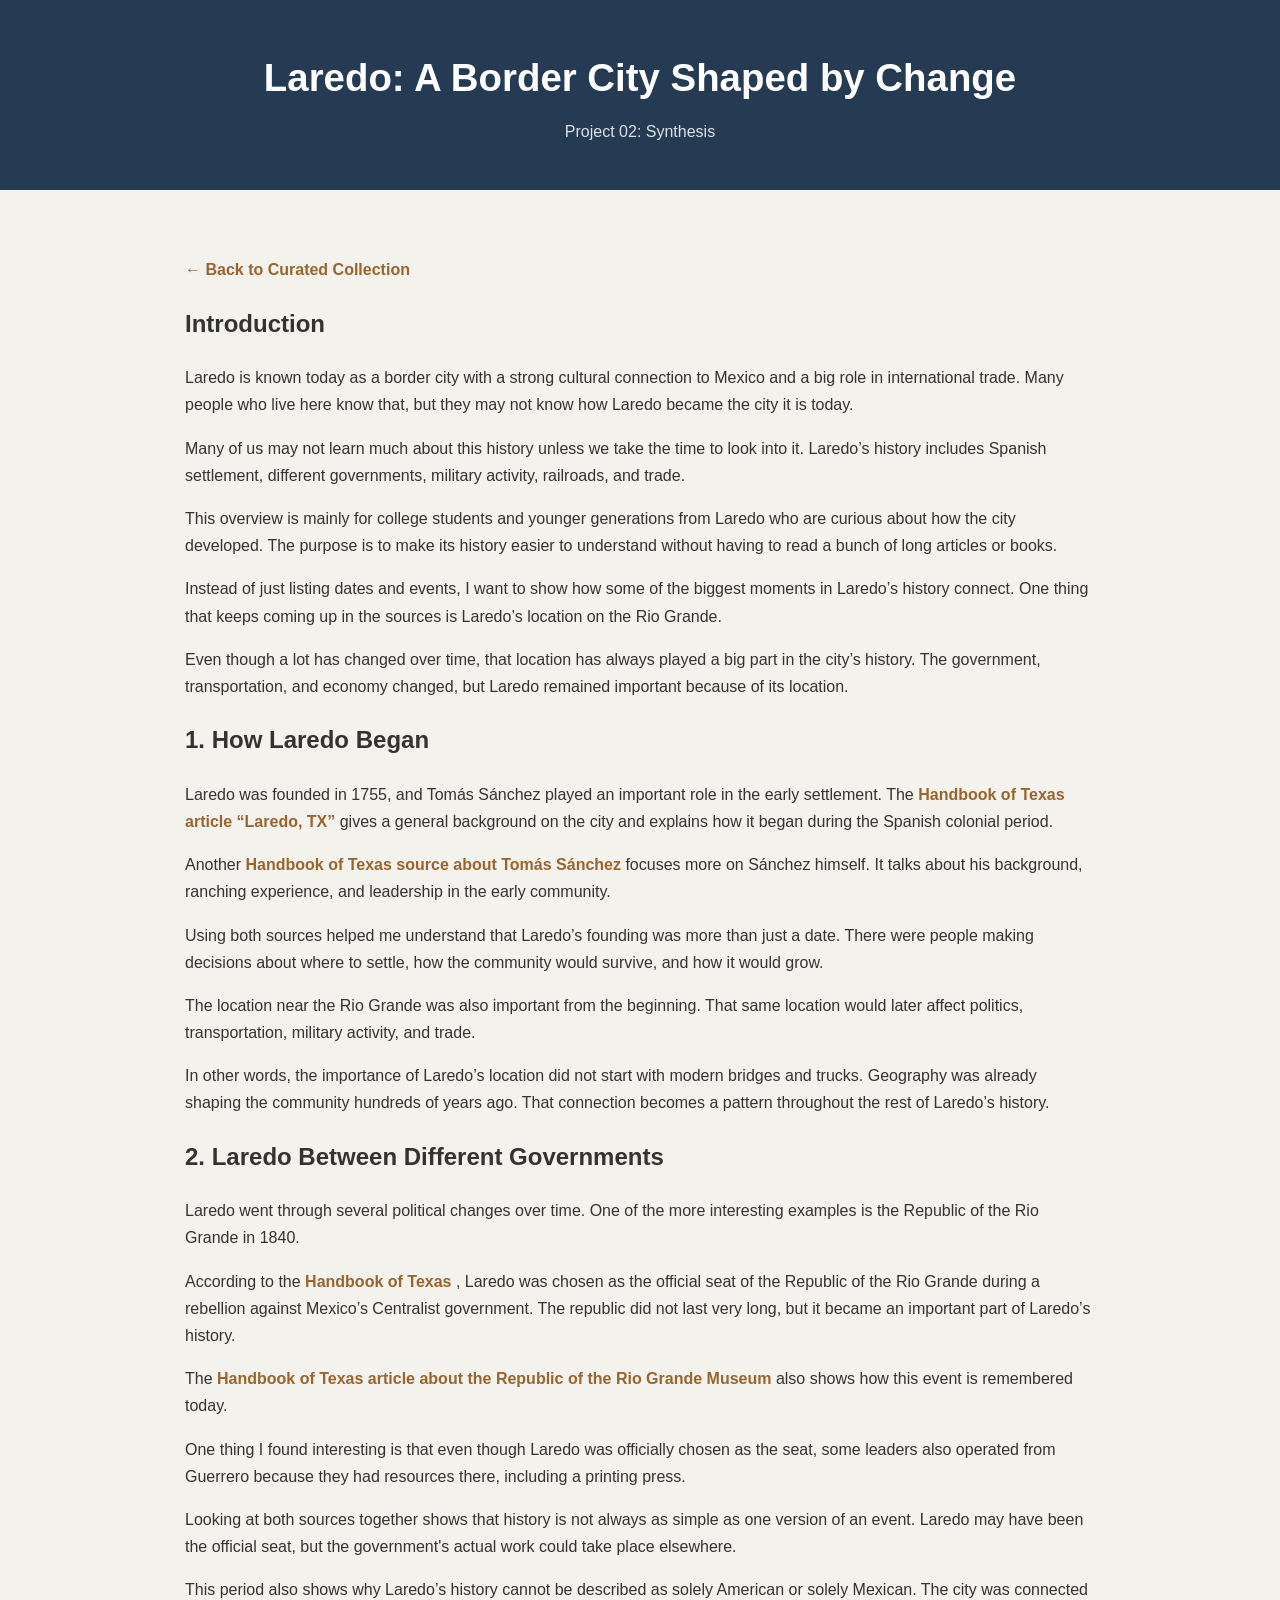
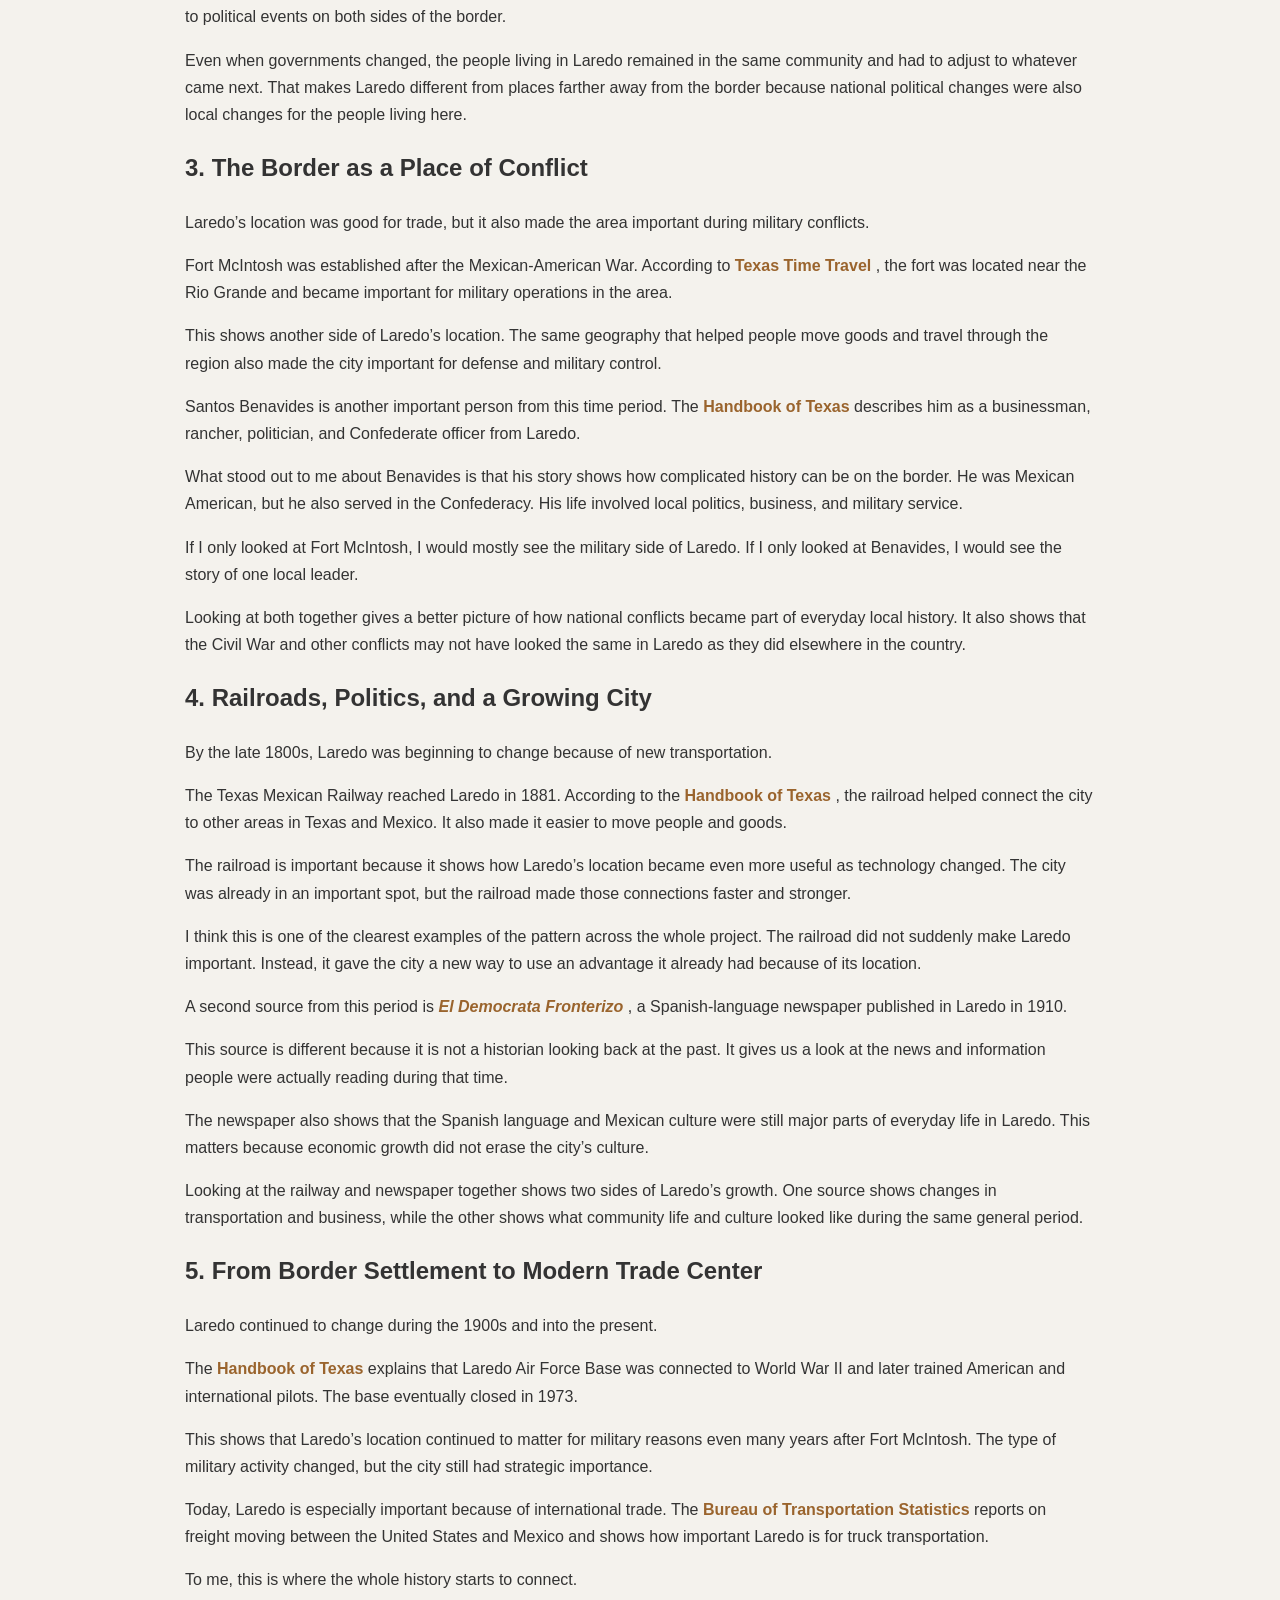
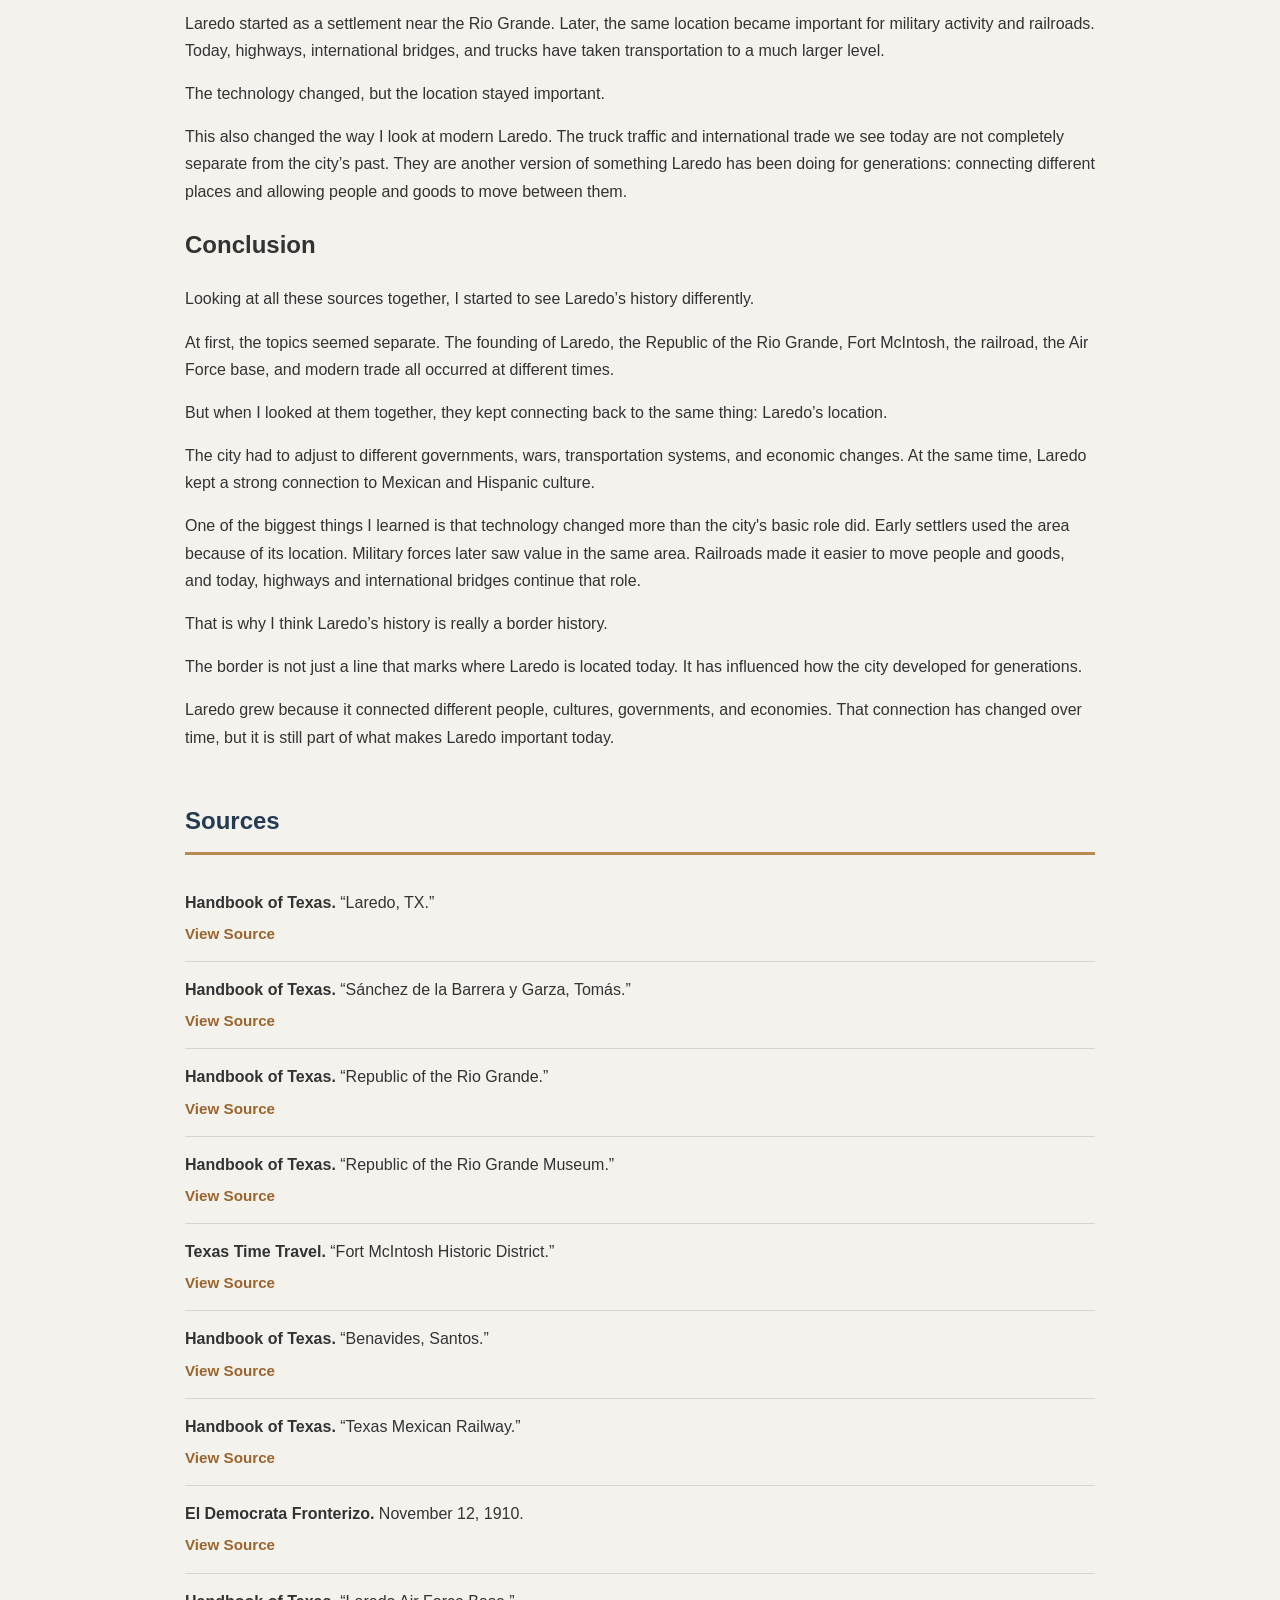
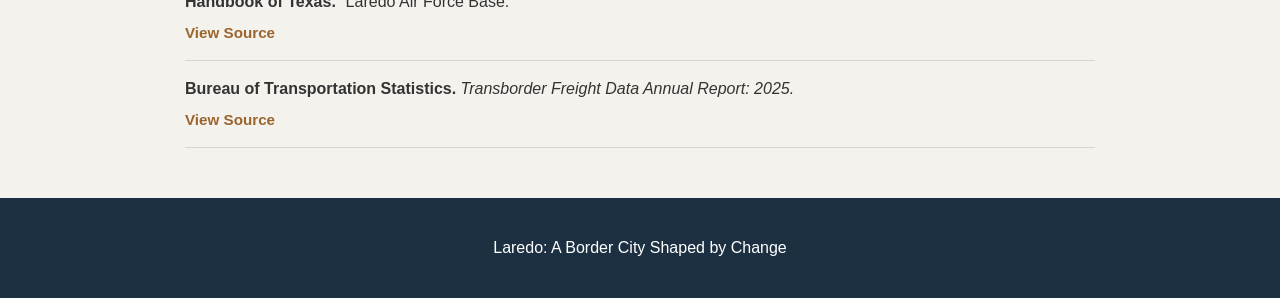
<file: synthesis.html>
<!DOCTYPE html>
<html lang="en">

<head>
    <meta charset="UTF-8">
    <meta name="viewport" content="width=device-width, initial-scale=1.0">

    <title>Laredo: A Border City Shaped by Change</title>

    <link rel="stylesheet" href="style.css">
</head>

<body>

<header>
    <h1>Laredo: A Border City Shaped by Change</h1>
    <p>Project 02: Synthesis</p>
</header>


<main>

    <p>
        <a href="index.html">← Back to Curated Collection</a>
    </p>


    <!-- INTRODUCTION -->

    <section>
        <h2>Introduction</h2>

        <p>
            Laredo is known today as a border city with a strong cultural
            connection to Mexico and a big role in international trade.
            Many people who live here know that, but they may not know how
            Laredo became the city it is today.
        </p>

        <p>
            Many of us may not learn much about this history unless we take
            the time to look into it. Laredo’s history includes Spanish
            settlement, different governments, military activity, railroads,
            and trade.
        </p>

        <p>
            This overview is mainly for college students and younger
            generations from Laredo who are curious about how the city
            developed. The purpose is to make its history easier to
            understand without having to read a bunch of long articles or
            books.
        </p>

        <p>
            Instead of just listing dates and events, I want to show how some
            of the biggest moments in Laredo’s history connect. One thing that
            keeps coming up in the sources is Laredo’s location on the Rio
            Grande.
        </p>

        <p>
            Even though a lot has changed over time, that location has always
            played a big part in the city’s history. The government,
            transportation, and economy changed, but Laredo remained important
            because of its location.
        </p>
    </section>


    <!-- SECTION 1 -->

    <section>
        <h2>1. How Laredo Began</h2>

        <p>
            Laredo was founded in 1755, and Tomás Sánchez played an important
            role in the early settlement. The
            <a href="https://www.tshaonline.org/handbook/entries/laredo-tx"
               target="_blank">
                Handbook of Texas article “Laredo, TX”
            </a>
            gives a general background on the city and explains how it began
            during the Spanish colonial period.
        </p>

        <p>
            Another
            <a href="https://www.tshaonline.org/handbook/entries/sanchez-de-la-barrera-y-garza-tomas"
               target="_blank">
                Handbook of Texas source about Tomás Sánchez
            </a>
            focuses more on Sánchez himself. It talks about his background,
            ranching experience, and leadership in the early community.
        </p>

        <p>
            Using both sources helped me understand that Laredo’s founding was
            more than just a date. There were people making decisions about
            where to settle, how the community would survive, and how it would
            grow.
        </p>

        <p>
            The location near the Rio Grande was also important from the
            beginning. That same location would later affect politics,
            transportation, military activity, and trade.
        </p>

        <p>
            In other words, the importance of Laredo’s location did not start
            with modern bridges and trucks. Geography was already shaping the
            community hundreds of years ago. That connection becomes a pattern
            throughout the rest of Laredo’s history.
        </p>
    </section>


    <!-- SECTION 2 -->

    <section>
        <h2>2. Laredo Between Different Governments</h2>

        <p>
            Laredo went through several political changes over time. One of the
            more interesting examples is the Republic of the Rio Grande in
            1840.
        </p>

        <p>
            According to the
            <a href="https://www.tshaonline.org/handbook/entries/republic-of-the-rio-grande"
               target="_blank">
                Handbook of Texas
            </a>,
            Laredo was chosen as the official seat of the Republic of the Rio
            Grande during a rebellion against Mexico’s Centralist government.
            The republic did not last very long, but it became an important
            part of Laredo’s history.
        </p>

        <p>
            The
            <a href="https://www.tshaonline.org/handbook/entries/republic-of-the-rio-grande-museum"
               target="_blank">
                Handbook of Texas article about the Republic of the Rio Grande
                Museum
            </a>
            also shows how this event is remembered today.
        </p>

        <p>
            One thing I found interesting is that even though Laredo was
            officially chosen as the seat, some leaders also operated from
            Guerrero because they had resources there, including a printing
            press.
        </p>

        <p>
            Looking at both sources together shows that history is not always
            as simple as one version of an event. Laredo may have been the
            official seat, but the government's actual work could take place
            elsewhere.
        </p>

        <p>
            This period also shows why Laredo’s history cannot be described as
            solely American or solely Mexican. The city was connected to
            political events on both sides of the border.
        </p>

        <p>
            Even when governments changed, the people living in Laredo
            remained in the same community and had to adjust to whatever came
            next. That makes Laredo different from places farther away from the
            border because national political changes were also local changes
            for the people living here.
        </p>
    </section>


    <!-- SECTION 3 -->

    <section>
        <h2>3. The Border as a Place of Conflict</h2>

        <p>
            Laredo’s location was good for trade, but it also made the area
            important during military conflicts.
        </p>

        <p>
            Fort McIntosh was established after the Mexican-American War.
            According to
            <a href="https://texastimetravel.com/directory/fort-mcintosh-historic-district/"
               target="_blank">
                Texas Time Travel
            </a>,
            the fort was located near the Rio Grande and became important for
            military operations in the area.
        </p>

        <p>
            This shows another side of Laredo’s location. The same geography
            that helped people move goods and travel through the region also
            made the city important for defense and military control.
        </p>

        <p>
            Santos Benavides is another important person from this time
            period. The
            <a href="https://www.tshaonline.org/handbook/entries/benavides-santos"
               target="_blank">
                Handbook of Texas
            </a>
            describes him as a businessman, rancher, politician, and
            Confederate officer from Laredo.
        </p>

        <p>
            What stood out to me about Benavides is that his story shows how
            complicated history can be on the border. He was Mexican American,
            but he also served in the Confederacy. His life involved local
            politics, business, and military service.
        </p>

        <p>
            If I only looked at Fort McIntosh, I would mostly see the military
            side of Laredo. If I only looked at Benavides, I would see the
            story of one local leader.
        </p>

        <p>
            Looking at both together gives a better picture of how national
            conflicts became part of everyday local history. It also shows that
            the Civil War and other conflicts may not have looked the same in
            Laredo as they did elsewhere in the country.
        </p>
    </section>


    <!-- SECTION 4 -->

    <section>
        <h2>4. Railroads, Politics, and a Growing City</h2>

        <p>
            By the late 1800s, Laredo was beginning to change because of new
            transportation.
        </p>

        <p>
            The Texas Mexican Railway reached Laredo in 1881. According to the
            <a href="https://www.tshaonline.org/handbook/entries/texas-mexican-railway"
               target="_blank">
                Handbook of Texas
            </a>,
            the railroad helped connect the city to other areas in Texas and
            Mexico. It also made it easier to move people and goods.
        </p>

        <p>
            The railroad is important because it shows how Laredo’s location
            became even more useful as technology changed. The city was
            already in an important spot, but the railroad made those
            connections faster and stronger.
        </p>

        <p>
            I think this is one of the clearest examples of the pattern across
            the whole project. The railroad did not suddenly make Laredo
            important. Instead, it gave the city a new way to use an advantage
            it already had because of its location.
        </p>

        <p>
            A second source from this period is
            <a href="https://texashistory.unt.edu/ark:/67531/metapth296607/"
               target="_blank">
                <em>El Democrata Fronterizo</em>
            </a>,
            a Spanish-language newspaper published in Laredo in 1910.
        </p>

        <p>
            This source is different because it is not a historian looking
            back at the past. It gives us a look at the news and information
            people were actually reading during that time.
        </p>

        <p>
            The newspaper also shows that the Spanish language and Mexican
            culture were still major parts of everyday life in Laredo. This
            matters because economic growth did not erase the city’s culture.
        </p>

        <p>
            Looking at the railway and newspaper together shows two sides of
            Laredo’s growth. One source shows changes in transportation and
            business, while the other shows what community life and culture
            looked like during the same general period.
        </p>
    </section>


    <!-- SECTION 5 -->

    <section>
        <h2>5. From Border Settlement to Modern Trade Center</h2>

        <p>
            Laredo continued to change during the 1900s and into the present.
        </p>

        <p>
            The
            <a href="https://www.tshaonline.org/handbook/entries/laredo-air-force-base"
               target="_blank">
                Handbook of Texas
            </a>
            explains that Laredo Air Force Base was connected to World War II
            and later trained American and international pilots. The base
            eventually closed in 1973.
        </p>

        <p>
            This shows that Laredo’s location continued to matter for military
            reasons even many years after Fort McIntosh. The type of military
            activity changed, but the city still had strategic importance.
        </p>

        <p>
            Today, Laredo is especially important because of international
            trade. The
            <a href="https://www.bts.gov/newsroom/transborder-freight-data-annual-report-2025-0"
               target="_blank">
                Bureau of Transportation Statistics
            </a>
            reports on freight moving between the United States and Mexico and
            shows how important Laredo is for truck transportation.
        </p>

        <p>
            To me, this is where the whole history starts to connect.
        </p>

        <p>
            Laredo started as a settlement near the Rio Grande. Later, the
            same location became important for military activity and
            railroads. Today, highways, international bridges, and trucks have
            taken transportation to a much larger level.
        </p>

        <p>
            The technology changed, but the location stayed important.
        </p>

        <p>
            This also changed the way I look at modern Laredo. The truck
            traffic and international trade we see today are not completely
            separate from the city’s past. They are another version of
            something Laredo has been doing for generations: connecting
            different places and allowing people and goods to move between
            them.
        </p>
    </section>


    <!-- CONCLUSION -->

    <section>
        <h2>Conclusion</h2>

        <p>
            Looking at all these sources together, I started to see Laredo’s
            history differently.
        </p>

        <p>
            At first, the topics seemed separate. The founding of Laredo, the
            Republic of the Rio Grande, Fort McIntosh, the railroad, the Air
            Force base, and modern trade all occurred at different times.
        </p>

        <p>
            But when I looked at them together, they kept connecting back to
            the same thing: Laredo’s location.
        </p>

        <p>
            The city had to adjust to different governments, wars,
            transportation systems, and economic changes. At the same time,
            Laredo kept a strong connection to Mexican and Hispanic culture.
        </p>

        <p>
            One of the biggest things I learned is that technology changed
            more than the city's basic role did. Early settlers used the area
            because of its location. Military forces later saw value in the
            same area. Railroads made it easier to move people and goods, and
            today, highways and international bridges continue that role.
        </p>

        <p>
            That is why I think Laredo’s history is really a border history.
        </p>

        <p>
            The border is not just a line that marks where Laredo is located
            today. It has influenced how the city developed for generations.
        </p>

        <p>
            Laredo grew because it connected different people, cultures,
            governments, and economies. That connection has changed over time,
            but it is still part of what makes Laredo important today.
        </p>
    </section>


    <!-- REFERENCES -->

    <section class="references">

        <h2>Sources</h2>


        <div class="reference-item">
            <p>
                <strong>Handbook of Texas.</strong> “Laredo, TX.”
            </p>

            <a href="https://www.tshaonline.org/handbook/entries/laredo-tx"
               target="_blank">
                View Source
            </a>
        </div>


        <div class="reference-item">
            <p>
                <strong>Handbook of Texas.</strong>
                “Sánchez de la Barrera y Garza, Tomás.”
            </p>

            <a href="https://www.tshaonline.org/handbook/entries/sanchez-de-la-barrera-y-garza-tomas"
               target="_blank">
                View Source
            </a>
        </div>


        <div class="reference-item">
            <p>
                <strong>Handbook of Texas.</strong>
                “Republic of the Rio Grande.”
            </p>

            <a href="https://www.tshaonline.org/handbook/entries/republic-of-the-rio-grande"
               target="_blank">
                View Source
            </a>
        </div>


        <div class="reference-item">
            <p>
                <strong>Handbook of Texas.</strong>
                “Republic of the Rio Grande Museum.”
            </p>

            <a href="https://www.tshaonline.org/handbook/entries/republic-of-the-rio-grande-museum"
               target="_blank">
                View Source
            </a>
        </div>


        <div class="reference-item">
            <p>
                <strong>Texas Time Travel.</strong>
                “Fort McIntosh Historic District.”
            </p>

            <a href="https://texastimetravel.com/directory/fort-mcintosh-historic-district/"
               target="_blank">
                View Source
            </a>
        </div>


        <div class="reference-item">
            <p>
                <strong>Handbook of Texas.</strong> “Benavides, Santos.”
            </p>

            <a href="https://www.tshaonline.org/handbook/entries/benavides-santos"
               target="_blank">
                View Source
            </a>
        </div>


        <div class="reference-item">
            <p>
                <strong>Handbook of Texas.</strong>
                “Texas Mexican Railway.”
            </p>

            <a href="https://www.tshaonline.org/handbook/entries/texas-mexican-railway"
               target="_blank">
                View Source
            </a>
        </div>


        <div class="reference-item">
            <p>
                <strong>El Democrata Fronterizo.</strong>
                November 12, 1910.
            </p>

            <a href="https://texashistory.unt.edu/ark:/67531/metapth296607/"
               target="_blank">
                View Source
            </a>
        </div>


        <div class="reference-item">
            <p>
                <strong>Handbook of Texas.</strong>
                “Laredo Air Force Base.”
            </p>

            <a href="https://www.tshaonline.org/handbook/entries/laredo-air-force-base"
               target="_blank">
                View Source
            </a>
        </div>


        <div class="reference-item">
            <p>
                <strong>Bureau of Transportation Statistics.</strong>
                <em>Transborder Freight Data Annual Report: 2025.</em>
            </p>

            <a href="https://www.bts.gov/newsroom/transborder-freight-data-annual-report-2025-0"
               target="_blank">
                View Source
            </a>
        </div>

    </section>

</main>


<footer>
    <p>Laredo: A Border City Shaped by Change</p>
</footer>

</body>
</html>
</file>
<file: style.css>
* {
    box-sizing: border-box;
}

body {
    margin: 0;
    font-family: Arial, Helvetica, sans-serif;
    background-color: #f4f2ed;
    color: #333;
    line-height: 1.7;
}


/* HEADER */

header {
    background-color: #243b53;
    color: white;
    text-align: center;
    padding: 45px 20px;
}

header h1 {
    margin: 0;
    font-size: 2.4rem;
}

header p {
    margin: 8px 0 0;
    opacity: 0.85;
}


/* MAIN PAGE */

main {
    max-width: 950px;
    margin: auto;
    padding: 50px 20px;
}


/* MAJOR SECTIONS */

.collection-section {
    margin-bottom: 80px;
}

.collection-section > h2 {
    color: #243b53;
    font-size: 1.8rem;
    border-bottom: 3px solid #b88a50;
    padding-bottom: 12px;
    margin-bottom: 35px;
}


/* SOURCE CARDS */

.source-card {
    background-color: white;
    padding: 30px;
    margin-bottom: 35px;

    border-radius: 8px;
    border-left: 5px solid #b88a50;

    box-shadow: 0 3px 12px rgba(0, 0, 0, 0.06);
}

.source-card h3 {
    color: #243b53;
    font-size: 1.4rem;
    margin-top: 0;
    margin-bottom: 22px;
}


/* SOURCE INFORMATION */

.source-details {
    background-color: #f7f7f5;
    padding: 16px 20px;
    border-radius: 5px;
    margin-bottom: 28px;
}

.source-details p {
    margin: 8px 0;
}


/* ANNOTATIONS */

.annotation h4 {
    color: #9a642d;
    font-size: 1rem;
    margin-top: 28px;
    margin-bottom: 5px;
}

.annotation p {
    margin-top: 5px;
}


/* LINKS */

a {
    color: #9a642d;
    font-weight: bold;
    text-decoration: none;
}

a:hover {
    text-decoration: underline;
}


/* FINAL SYNTHESIS */

.conclusion {
    background-color: #243b53;
    color: white;

    padding: 35px;
    border-radius: 8px;

    margin-top: 40px;
    margin-bottom: 60px;
}

.conclusion h2 {
    margin-top: 0;
    color: white;
}

.conclusion p {
    color: #f3f3f3;
}


/* FOOTER */

footer {
    background-color: #1c3042;
    color: white;
    text-align: center;
    padding: 20px;
}


/* PROJECT 02 BUTTON */

.project-button {
    display: inline-block;
    margin-top: 15px;
    padding: 10px 18px;
    background-color: #c49a5a;
    color: white;
    text-decoration: none;
    border-radius: 5px;
    font-weight: bold;
}

.project-button:hover {
    background-color: white;
    color: #243b53;
    text-decoration: none;
}


/* MOBILE */

@media (max-width: 600px) {

    header h1 {
        font-size: 1.8rem;
    }

    main {
        padding: 30px 15px;
    }

    .source-card {
        padding: 20px;
    }

    .collection-section > h2 {
        font-size: 1.5rem;
    }

    .conclusion {
        padding: 25px;
    }

}.references {
    margin-top: 50px;
}

.references h2 {
    color: #243b53;
    border-bottom: 3px solid #b88a50;
    padding-bottom: 10px;
    margin-bottom: 20px;
}

.reference-item {
    padding: 14px 0;
    border-bottom: 1px solid #d9d4cc;
}

.reference-item p {
    margin: 0 0 4px 0;
}

.reference-item a {
    color: #9a642d;
    font-size: 0.95rem;
    font-weight: bold;
}
</file>
